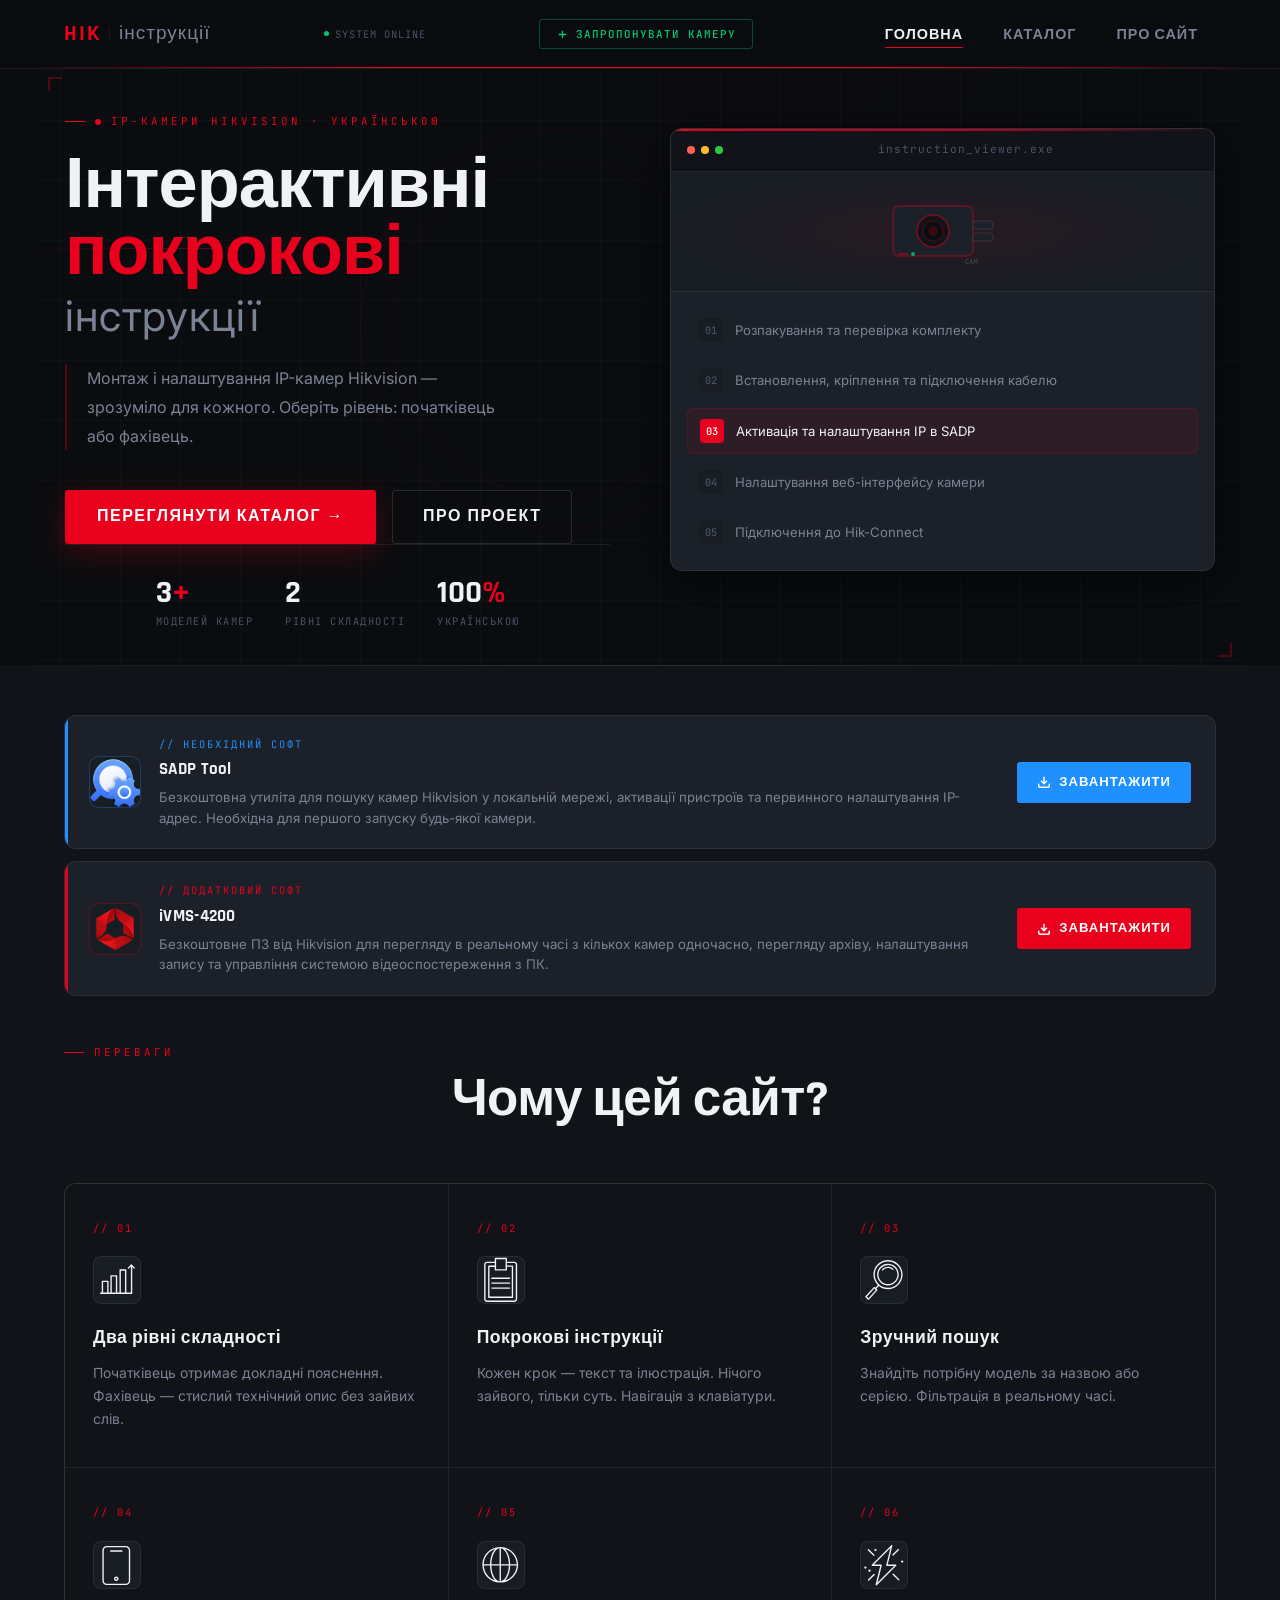
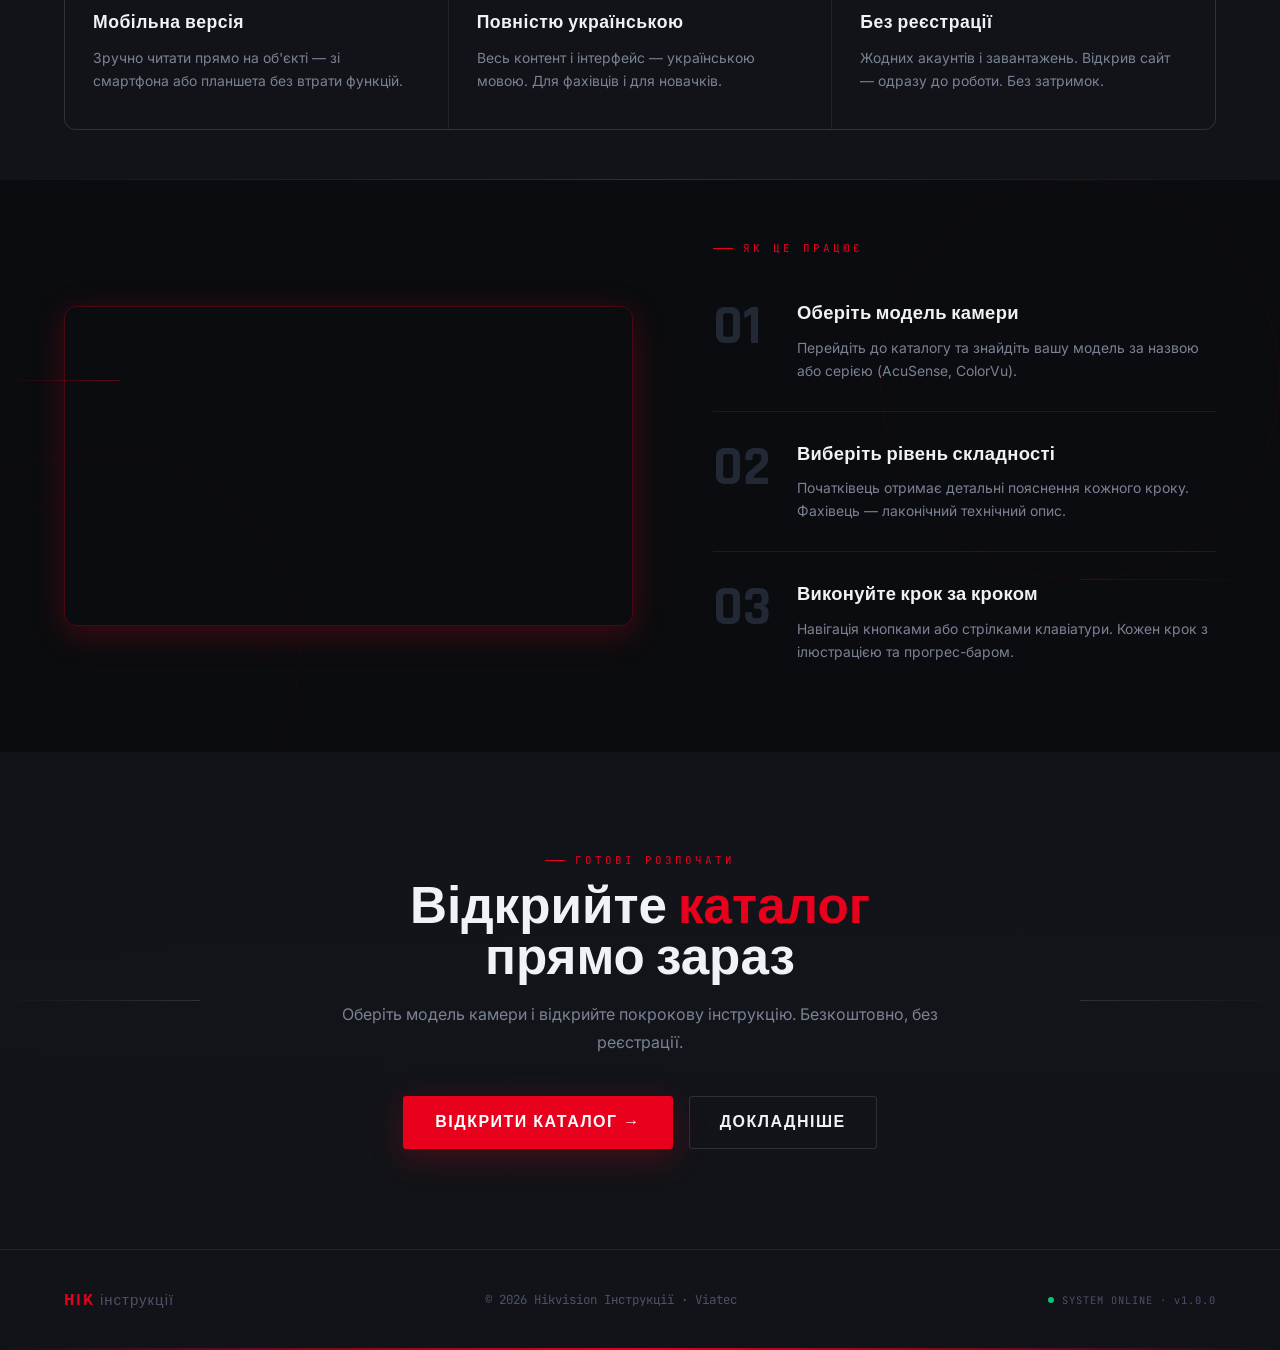
<file: index.html>
<!DOCTYPE html>
<html lang="uk">
<head>
  <meta charset="UTF-8">
  <link rel="icon" type="image/svg+xml" href="images/cam_icon.svg">
  <meta name="viewport" content="width=device-width, initial-scale=1.0">
  <title>Hikvision Інструкції — IP-камери Українською</title>
  <link rel="stylesheet" href="css/global.css">
  <link rel="stylesheet" href="css/nav.css">
  <link rel="stylesheet" href="css/index.css">
</head>
<body>

<header class="site-header">
  <nav class="navbar">
    <a href="index.html" class="logo">
      <span class="logo-hik">HIK</span><span class="logo-sep">|</span><span class="logo-inst">інструкції</span>
    </a>
    <div class="nav-status">
      <div class="nav-signal">
        <span class="dot"></span>SYSTEM ONLINE
      </div>
    </div>
   <button class="btn-suggest" onclick="openSuggest()">
  <svg width="13" height="13" viewBox="0 0 24 24" fill="none" stroke="currentColor" stroke-width="2.5"><path d="M12 5v14M5 12h14"/></svg>
  <span class="btn-suggest-full">Запропонувати камеру</span>
  <span class="btn-suggest-short">
    <svg width="13" height="13" viewBox="0 0 24 24" fill="none" stroke="currentColor" stroke-width="2.5"><path d="M12 5v14M5 12h14"/></svg>
    камеру
  </span>
</button>
    <button class="burger" id="burgerBtn" aria-label="Меню"><span></span><span></span><span></span></button>
    <ul class="nav-links" id="navLinks">
      <li><a href="index.html" class="active">Головна</a></li>
      <li><a href="catalog.html">Каталог</a></li>
      <li><a href="about.html">Про сайт</a></li>
    </ul>
  </nav>
</header>

<!-- MODAL -->
<div class="modal-overlay" id="modalOverlay">
  <div class="modal-box">
    <div class="modal-topbar">
      <div class="modal-dots"><span></span><span></span><span></span></div>
      <span class="modal-title">suggest_camera.exe</span>
      <button class="modal-close" onclick="closeSuggest()">✕</button>
    </div>
    <div class="modal-body">
      <div class="modal-header">
        <div class="section-label" style="margin-bottom:10px;">Запит</div>
        <h2>Запропонувати камеру</h2>
        <p>Якої камери Hikvision не вистачає? Заповніть форму — ми розглянемо та додамо інструкцію.</p>
      </div>
      <form class="suggest-form" id="suggestForm">
        <div class="form-row">
          <div class="form-group">
            <label for="s-name">Ваше імʼя <span class="req">*</span></label>
            <input type="text" id="s-name" placeholder="Тимофій" required autocomplete="off">
          </div>
          <div class="form-group">
            <label for="s-contact">Email <span class="req">*</span></label>
            <input type="text" id="s-contact" placeholder="example@email.com" required autocomplete="off">
          </div>
        </div>
        <div class="form-group">
          <label for="s-model">Модель камери <span class="req">*</span></label>
          <input type="text" id="s-model" placeholder="DS-2CD2T47G2-L або інша" required autocomplete="off">
        </div>
        <div class="form-group">
          <label for="s-series">Серія</label>
          <select id="s-series">
            <option value="">— Оберіть серію —</option>
            <option value="AcuSense">AcuSense</option>
            <option value="ColorVu">ColorVu</option>
            <option value="DarkFighter">DarkFighter</option>
            <option value="EasyIP">EasyIP</option>
            <option value="Інша">Інша</option>
          </select>
        </div>
        <div class="form-group">
          <label for="s-comment">Коментар</label>
          <textarea id="s-comment" rows="3" placeholder="Чому ця камера важлива, де використовується..."></textarea>
        </div>
        <div class="form-actions">
          <button type="button" class="btn-outline" onclick="closeSuggest()">Скасувати</button>
          <button type="submit" class="btn-primary">
            <svg width="13" height="13" viewBox="0 0 24 24" fill="none" stroke="currentColor" stroke-width="2.5"><path d="M22 2L11 13M22 2l-7 20-4-9-9-4 20-7z"/></svg>
            Надіслати
          </button>
        </div>
      </form>
      <div class="suggest-success" id="suggestSuccess" style="display:none">
        <div class="success-icon">✓</div>
        <h3>Запит надіслано!</h3>
        <p>Дякуємо! Ми розглянемо вашу пропозицію та додамо інструкцію для цієї камери.</p>
        <button class="btn-primary" onclick="closeSuggest()" style="margin-top:24px;">Закрити</button>
      </div>
    </div>
  </div>
</div>

<main>

  <!-- HERO -->
  <section class="hero">
    <!-- BG photo placeholder -->
    <div class="hero-bg-photo">
      <div class="photo-placeholder">
        <div class="ph-corner-tl"></div>
        <div class="ph-corner-br"></div>
      </div>
    </div>

    <div class="hero-grid"></div>
    <div class="hero-deco-line hero-deco-line-1"></div>
    <div class="hero-deco-line hero-deco-line-2"></div>
    <div class="hero-deco-circle"></div>

    <div class="hero-content">
      <div class="hero-eyebrow">
        <span class="blink"></span>
        IP-камери Hikvision · Українською
      </div>

      <h1 class="hero-title">
        Інтерактивні
        <span class="line-red">покрокові</span>
        <span class="line-dim">інструкції</span>
      </h1>

      <p class="hero-desc">
        Монтаж і налаштування IP-камер Hikvision — зрозуміло для кожного.
        Оберіть рівень: початківець або фахівець.
      </p>

      <div class="hero-actions">
        <a href="catalog.html" class="btn-primary">Переглянути каталог →</a>
        <a href="about.html" class="btn-outline">Про проект</a>
      </div>

      <div class="hero-stats">
        <div class="hero-stat">
          <span class="hero-stat-num">3<span>+</span></span>
          <span class="hero-stat-label">Моделей камер</span>
        </div>
        <div class="hero-stat">
          <span class="hero-stat-num">2</span>
          <span class="hero-stat-label">Рівні складності</span>
        </div>
        <div class="hero-stat">
          <span class="hero-stat-num">100<span>%</span></span>
          <span class="hero-stat-label">Українською</span>
        </div>
      </div>
    </div>

    <div class="hero-visual" aria-hidden="true">
      <div class="hero-panel">
        <div class="panel-scan-line"></div>
        <div class="panel-topbar">
          <div class="panel-dots"><span></span><span></span><span></span></div>
          <span class="panel-title">instruction_viewer.exe</span>
        </div>
        <!-- Camera illustration placeholder -->
        <div class="hero-cam-placeholder">
          <svg width="120" height="90" viewBox="0 0 120 90" fill="none" xmlns="http://www.w3.org/2000/svg">
            <rect x="10" y="20" width="80" height="50" rx="6" fill="#1C2029" stroke="rgba(232,0,29,0.4)" stroke-width="1.5"/>
            <circle cx="50" cy="45" r="16" fill="#111318" stroke="rgba(232,0,29,0.5)" stroke-width="1.5"/>
            <circle cx="50" cy="45" r="10" fill="#0A0C0F" stroke="rgba(232,0,29,0.3)" stroke-width="1"/>
            <circle cx="50" cy="45" r="5" fill="rgba(232,0,29,0.2)"/>
            <rect x="90" y="35" width="20" height="8" rx="3" fill="#1C2029" stroke="rgba(255,255,255,0.1)" stroke-width="1"/>
            <rect x="90" y="47" width="20" height="8" rx="3" fill="#1C2029" stroke="rgba(255,255,255,0.1)" stroke-width="1"/>
            <line x1="15" y1="68" x2="25" y2="68" stroke="rgba(232,0,29,0.5)" stroke-width="1.5"/>
            <circle cx="30" cy="68" r="2" fill="rgba(0,200,117,0.8)"/>
            <text x="82" y="78" font-family="monospace" font-size="7" fill="rgba(255,255,255,0.2)">CAM</text>
          </svg>
        </div>
        <div class="panel-steps">
          <div class="panel-step"><div class="ps-num">01</div><div class="ps-text">Розпакування та перевірка комплекту</div></div>
          <div class="panel-step"><div class="ps-num">02</div><div class="ps-text">Встановлення, кріплення та підключення кабелю</div></div>
          <div class="panel-step active"><div class="ps-num">03</div><div class="ps-text">Активація та налаштування IP в SADP</div></div>
          <div class="panel-step"><div class="ps-num">04</div><div class="ps-text">Налаштування веб-інтерфейсу камери</div></div>
          <div class="panel-step"><div class="ps-num">05</div><div class="ps-text">Підключення до Hik-Connect</div></div>
        </div>
      </div>
    </div>
  </section>

  <!-- FEATURES -->
  <section class="features">
    <div class="container">
      
      <!-- SOFTWARE CARDS -->
      <div class="software-cards">
        <div class="software-card">
          <div class="software-card-left">
            <div class="software-icon software-icon--blue">
              <img src="images/logo_1631672248209.png" alt="SADP">
            </div>
            <div class="software-info">
              <span class="software-label software-label--blue">// НЕОБХІДНИЙ СОФТ</span>
              <h4>SADP Tool</h4>
              <p>Безкоштовна утиліта для пошуку камер Hikvision у локальній мережі, активації пристроїв та первинного налаштування IP-адрес. Необхідна для першого запуску будь-якої камери.</p>
            </div>
          </div>
          <a href="https://www.hikvision.com/en/support/download/sadp/" target="_blank" rel="noopener" class="software-btn software-btn--blue">
            <svg width="14" height="14" viewBox="0 0 24 24" fill="none" stroke="currentColor" stroke-width="2.5">
              <path d="M21 15v4a2 2 0 0 1-2 2H5a2 2 0 0 1-2-2v-4"/><polyline points="7 10 12 15 17 10"/><line x1="12" y1="15" x2="12" y2="3"/>
            </svg>
            Завантажити
          </a>
        </div>

        <div class="software-card">
          <div class="software-card-left">
            <div class="software-icon">
              <img src="images/image_2026-05-07_22-16-51.png" alt="iVMS-4200">
            </div>
            <div class="software-info">
              <span class="software-label">// ДОДАТКОВИЙ СОФТ</span>
              <h4>iVMS-4200</h4>
              <p>Безкоштовне ПЗ від Hikvision для перегляду в реальному часі з кількох камер одночасно, перегляду архіву, налаштування запису та управління системою відеоспостереження з ПК.</p>
            </div>
          </div>
          <a href="https://www.hikvision.com/en/support/download/software/ivms4200-series/" target="_blank" rel="noopener" class="software-btn">
            <svg width="14" height="14" viewBox="0 0 24 24" fill="none" stroke="currentColor" stroke-width="2.5">
              <path d="M21 15v4a2 2 0 0 1-2 2H5a2 2 0 0 1-2-2v-4"/><polyline points="7 10 12 15 17 10"/><line x1="12" y1="15" x2="12" y2="3"/>
            </svg>
            Завантажити
          </a>
        </div>
      </div>
      <div class="section-header">
        <div class="section-label">Переваги</div>
        <h2 class="section-title">Чому цей сайт?</h2>
      </div>

      <div class="features-grid">
        <div class="feature-card">
          <span class="feature-num">// 01</span>
         <div class="feature-icon-wrap">
            <img src="icons_svg/Tilda_Icons_43_logistics_stock.svg" alt="">
          </div>
          <h3>Два рівні складності</h3>
          <p>Початківець отримає докладні пояснення. Фахівець — стислий технічний опис без зайвих слів.</p>
        </div>
        <div class="feature-card">
          <span class="feature-num">// 02</span>
           <div class="feature-icon-wrap">
            <img src="icons_svg/Tilda_Icons_1ed_list.svg" alt="">
          </div>
          <h3>Покрокові інструкції</h3>
          <p>Кожен крок — текст та ілюстрація. Нічого зайвого, тільки суть. Навігація з клавіатури.</p>
        </div>
        <div class="feature-card">
          <span class="feature-num">// 03</span>
          <div class="feature-icon-wrap">
            <img src="icons_svg/Tilda_Icons_2web_magnifier.svg" alt="">
          </div>
          <h3>Зручний пошук</h3>
          <p>Знайдіть потрібну модель за назвою або серією. Фільтрація в реальному часі.</p>
        </div>
        <div class="feature-card">
          <span class="feature-num">// 04</span>
          <div class="feature-icon-wrap">
            <img src="icons_svg/Tilda_Icons_9ta_phone.svg" alt="">
          </div>
          <h3>Мобільна версія</h3>
          <p>Зручно читати прямо на об'єкті — зі смартфона або планшета без втрати функцій.</p>
        </div>
        <div class="feature-card">
          <span class="feature-num">// 05</span>
           <div class="feature-icon-wrap">
            <img src="icons_svg/Tilda_Icons_9ta_globe.svg" alt="">
          </div>
          <h3>Повністю українською</h3>
          <p>Весь контент і інтерфейс — українською мовою. Для фахівців і для новачків.</p>
        </div>
        <div class="feature-card">
          <span class="feature-num">// 06</span>
          <div class="feature-icon-wrap">
            <img src="icons_svg/Tilda_Icons_40_IT_effective.svg" alt="">
          </div>
          <h3>Без реєстрації</h3>
          <p>Жодних акаунтів і завантажень. Відкрив сайт — одразу до роботи. Без затримок.</p>
        </div>
      </div>
    </div>
  </section>

  <!-- HOW IT WORKS -->
  <section class="how-section">
  <!-- Декоративні елементи -->
  <div class="how-deco-line-left"></div>
  <div class="how-deco-line-right"></div>
  <div class="how-deco-circle"></div>
    <div class="container">
      <div class="how-grid">

         <div class="how-photo">
          <div class="video-wrap">
            <iframe 
              src="https://www.youtube.com/embed/ep8enngzn3E?si=5ZtWpi8P-S3VSI2c" 
              title="YouTube video player" 
              frameborder="0" 
              allow="accelerometer; autoplay; clipboard-write; encrypted-media; gyroscope; picture-in-picture; web-share" 
              referrerpolicy="strict-origin-when-cross-origin" 
              allowfullscreen>
            </iframe>
          </div>
        </div>

        <div class="how-steps">
          <div class="section-label">Як це працює</div>
          <div class="how-step">
            <div class="hs-num">01</div>
            <div class="hs-content">
              <div class="hs-title">Оберіть модель камери</div>
              <div class="hs-desc">Перейдіть до каталогу та знайдіть вашу модель за назвою або серією (AcuSense, ColorVu).</div>
            </div>
          </div>
          <div class="how-step">
            <div class="hs-num">02</div>
            <div class="hs-content">
              <div class="hs-title">Виберіть рівень складності</div>
              <div class="hs-desc">Початківець отримає детальні пояснення кожного кроку. Фахівець — лаконічний технічний опис.</div>
            </div>
          </div>
          <div class="how-step">
            <div class="hs-num">03</div>
            <div class="hs-content">
              <div class="hs-title">Виконуйте крок за кроком</div>
              <div class="hs-desc">Навігація кнопками або стрілками клавіатури. Кожен крок з ілюстрацією та прогрес-баром.</div>
            </div>
          </div>
        </div>
      </div>
    </div>
  </section>

  <!-- CTA -->
  <section class="cta-section">
    <!-- BG photo placeholder -->
    <div class="cta-bg-photo">
      <div class="photo-placeholder">
        <div class="ph-corner-tl"></div>
        <div class="ph-corner-br"></div>
        <!-- bg image: dark server room, security equipment, etc. -->
      </div>
    </div>
    <div class="cta-deco-left"></div>
    <div class="cta-deco-right"></div>

    <div class="container">
      <div class="cta-content">
        <div class="section-label" style="justify-content:center;">Готові розпочати</div>
        <h2>Відкрийте <span>каталог</span><br>прямо зараз</h2>
        <p>Оберіть модель камери і відкрийте покрокову інструкцію. Безкоштовно, без реєстрації.</p>
        <div class="cta-actions">
          <a href="catalog.html" class="btn-primary">Відкрити каталог →</a>
          <a href="about.html" class="btn-outline">Докладніше</a>
        </div>
      </div>
    </div>
  </section>

</main>

<footer class="site-footer">
  <div class="container">
    <div class="footer-inner">
      <a href="index.html" class="footer-logo">
        <span class="logo-hik">HIK</span><span class="logo-inst"> інструкції</span>
      </a>
      <span class="footer-copy">© 2026 Hikvision Інструкції · Viatec</span>
      <div class="footer-status">
        <span class="status-dot"></span>
        SYSTEM ONLINE · v1.0.0
      </div>
    </div>
  </div>
</footer>

<script src="js/nav.js"></script>
<script src="js/suggest.js"></script>
</body>
</html>
</file>
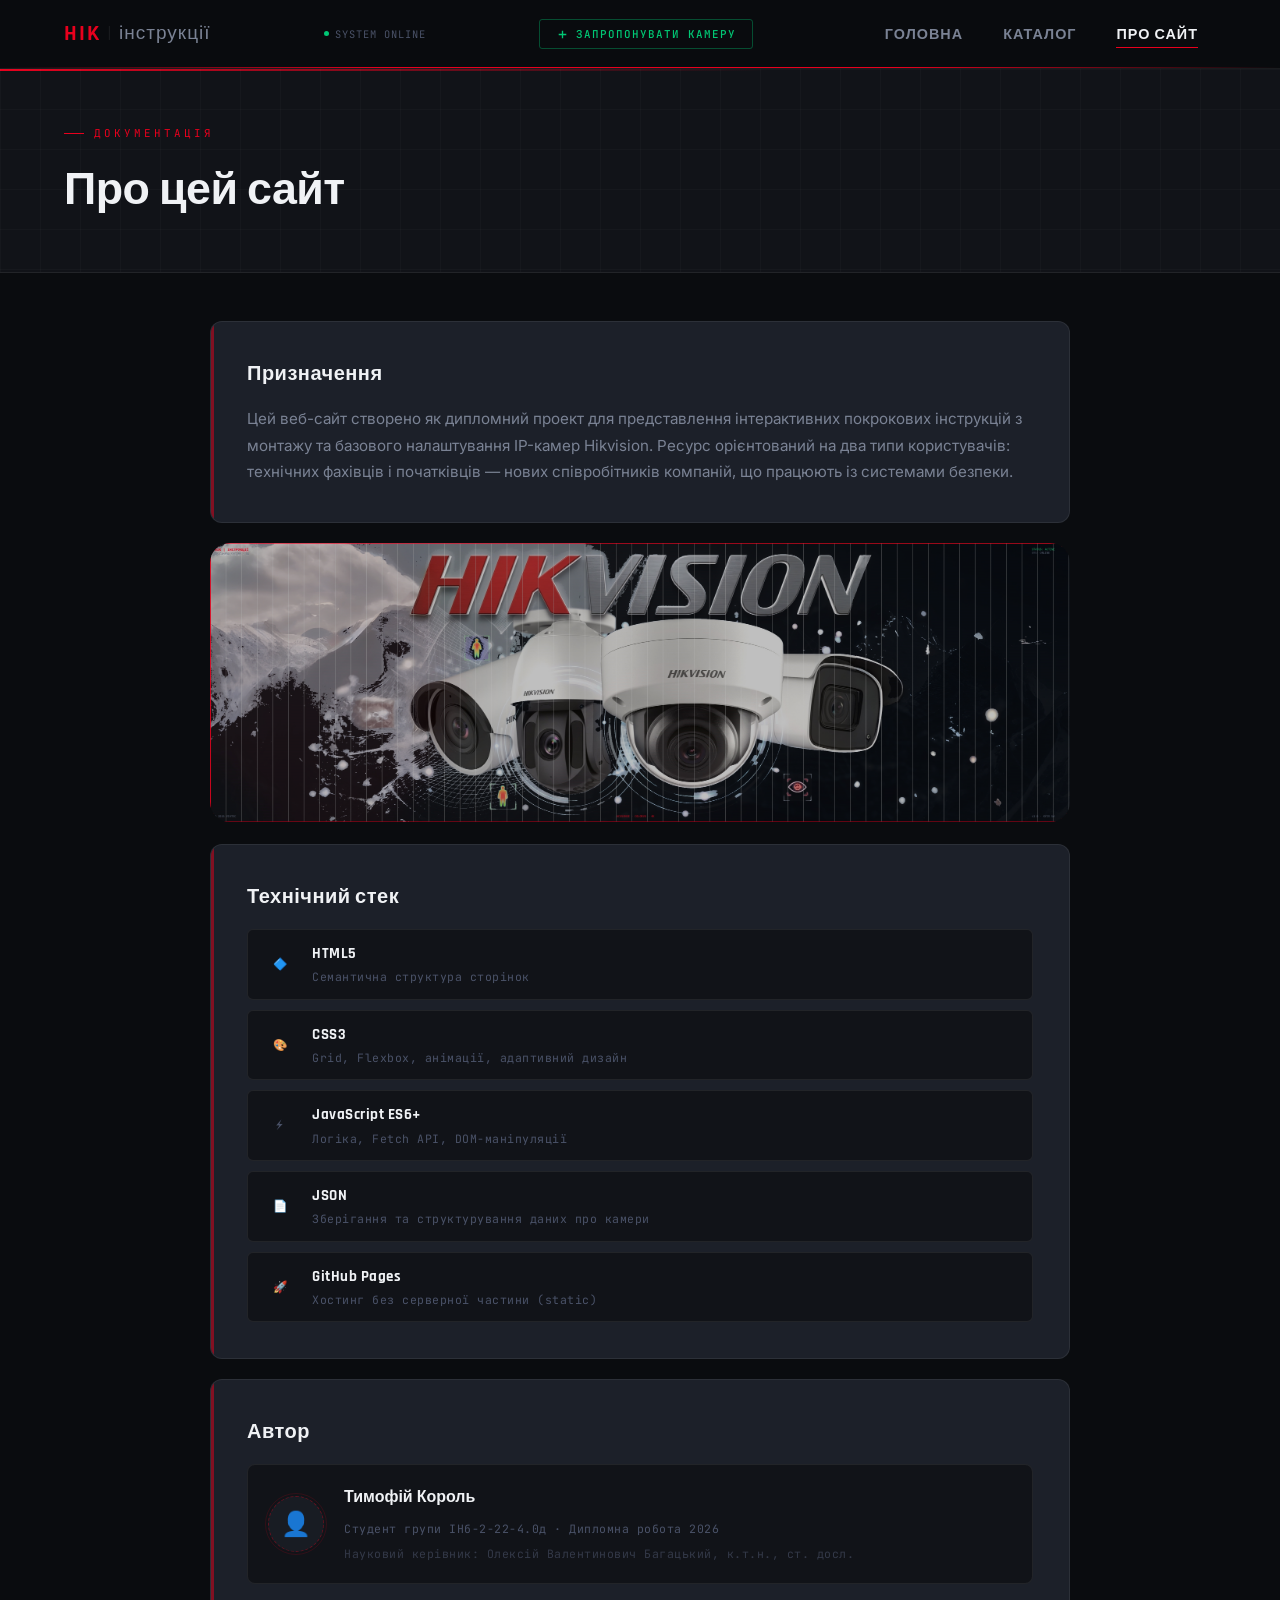
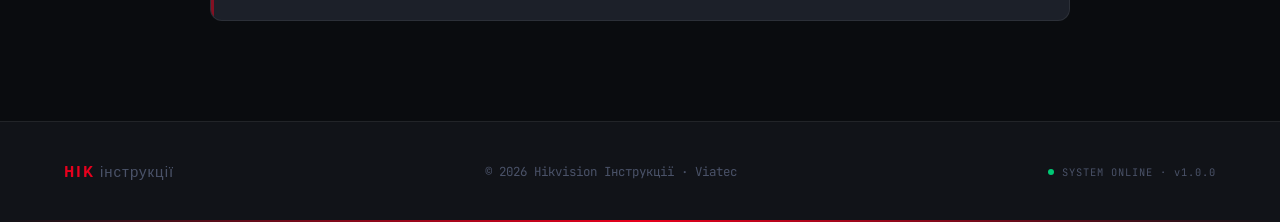
<file: about.html>
<!DOCTYPE html>
<html lang="uk">
<head>
  <meta charset="UTF-8">
  <link rel="icon" type="image/svg+xml" href="images/cam_icon.svg">
  <meta name="viewport" content="width=device-width, initial-scale=1.0">
  <title>Про сайт — Hikvision Інструкції</title>
  <link rel="stylesheet" href="css/global.css">
  <link rel="stylesheet" href="css/nav.css">
  <link rel="stylesheet" href="css/about.css">
</head>
<body>
<header class="site-header">
  <nav class="navbar">
    <a href="index.html" class="logo">
      <span class="logo-hik">HIK</span><span class="logo-sep">|</span><span class="logo-inst">інструкції</span>
    </a>
    <div class="nav-status">
      <div class="nav-signal"><span class="dot"></span>SYSTEM ONLINE</div>
    </div>
     <button class="btn-suggest" onclick="openSuggest()">
  <svg width="13" height="13" viewBox="0 0 24 24" fill="none" stroke="currentColor" stroke-width="2.5"><path d="M12 5v14M5 12h14"/></svg>
  <span class="btn-suggest-full">Запропонувати камеру</span>
  <span class="btn-suggest-short">
    <svg width="13" height="13" viewBox="0 0 24 24" fill="none" stroke="currentColor" stroke-width="2.5"><path d="M12 5v14M5 12h14"/></svg>
    камеру
  </span>
</button>
    <button class="burger" id="burgerBtn" aria-label="Меню"><span></span><span></span><span></span></button>
    <ul class="nav-links" id="navLinks">
      <li><a href="index.html">Головна</a></li>
      <li><a href="catalog.html">Каталог</a></li>
      <li><a href="about.html" class="active">Про сайт</a></li>
    </ul>
  </nav>
</header>

<!-- MODAL -->
<div class="modal-overlay" id="modalOverlay">
  <div class="modal-box">
    <div class="modal-topbar">
      <div class="modal-dots"><span></span><span></span><span></span></div>
      <span class="modal-title">suggest_camera.exe</span>
      <button class="modal-close" onclick="closeSuggest()">✕</button>
    </div>
    <div class="modal-body">
      <div class="modal-header">
        <div class="section-label" style="margin-bottom:10px;">Запит</div>
        <h2>Запропонувати камеру</h2>
        <p>Якої камери Hikvision не вистачає? Заповніть форму — ми розглянемо та додамо інструкцію.</p>
      </div>
      <form class="suggest-form" id="suggestForm">
        <div class="form-row">
          <div class="form-group">
            <label for="s-name">Ваше імʼя <span class="req">*</span></label>
            <input type="text" id="s-name" placeholder="Тимофій" required autocomplete="off">
          </div>
          <div class="form-group">
            <label for="s-contact">Email <span class="req">*</span></label>
            <input type="text" id="s-contact" placeholder="example@email.com" required autocomplete="off">
          </div>
        </div>
        <div class="form-group">
          <label for="s-model">Модель камери <span class="req">*</span></label>
          <input type="text" id="s-model" placeholder="DS-2CD2T47G2-L або інша" required autocomplete="off">
        </div>
        <div class="form-group">
          <label for="s-series">Серія</label>
          <select id="s-series">
            <option value="">— Оберіть серію —</option>
            <option value="AcuSense">AcuSense</option>
            <option value="ColorVu">ColorVu</option>
            <option value="DarkFighter">DarkFighter</option>
            <option value="EasyIP">EasyIP</option>
            <option value="Інша">Інша</option>
          </select>
        </div>
        <div class="form-group">
          <label for="s-comment">Коментар</label>
          <textarea id="s-comment" rows="3" placeholder="Чому ця камера важлива, де використовується..."></textarea>
        </div>
        <div class="form-actions">
          <button type="button" class="btn-outline" onclick="closeSuggest()">Скасувати</button>
          <button type="submit" class="btn-primary">
            <svg width="13" height="13" viewBox="0 0 24 24" fill="none" stroke="currentColor" stroke-width="2.5"><path d="M22 2L11 13M22 2l-7 20-4-9-9-4 20-7z"/></svg>
            Надіслати
          </button>
        </div>
      </form>
      <div class="suggest-success" id="suggestSuccess" style="display:none">
        <div class="success-icon">✓</div>
        <h3>Запит надіслано!</h3>
        <p>Дякуємо! Ми розглянемо вашу пропозицію та додамо інструкцію для цієї камери.</p>
        <button class="btn-primary" onclick="closeSuggest()" style="margin-top:24px;">Закрити</button>
      </div>
    </div>
  </div>
</div>

<main>
  <div class="about-header">
    <div class="about-header-bg"></div>
    <div class="container">
      <div class="section-label">Документація</div>
      <h1>Про цей сайт</h1>
    </div>
  </div>

  <div class="container about-content">

    <div class="about-block">
      <h2>Призначення</h2>
      <p>Цей веб-сайт створено як дипломний проект для представлення інтерактивних покрокових інструкцій з монтажу та базового налаштування IP-камер Hikvision. Ресурс орієнтований на два типи користувачів: технічних фахівців і початківців — нових співробітників компаній, що працюють із системами безпеки.</p>
    </div>

    <!-- Photo banner placeholder -->
    <div class="about-photo-banner">
  <img src="images/hikvision-banner.jpg" alt="Hikvision камери">
</div>

    <div class="about-block">
      <h2>Технічний стек</h2>
      <div class="tech-list">
        <div class="tech-item">
          <span class="tech-icon">🔷</span>
          <div><strong>HTML5</strong><span>Семантична структура сторінок</span></div>
        </div>
        <div class="tech-item">
          <span class="tech-icon">🎨</span>
          <div><strong>CSS3</strong><span>Grid, Flexbox, анімації, адаптивний дизайн</span></div>
        </div>
        <div class="tech-item">
          <span class="tech-icon">⚡</span>
          <div><strong>JavaScript ES6+</strong><span>Логіка, Fetch API, DOM-маніпуляції</span></div>
        </div>
        <div class="tech-item">
          <span class="tech-icon">📄</span>
          <div><strong>JSON</strong><span>Зберігання та структурування даних про камери</span></div>
        </div>
        <div class="tech-item">
          <span class="tech-icon">🚀</span>
          <div><strong>GitHub Pages</strong><span>Хостинг без серверної частини (static)</span></div>
        </div>
      </div>
    </div>

    <div class="about-block">
      <h2>Автор</h2>
      <div class="author-card">
        <div class="author-avatar">👤</div>
        <div class="author-info">
          <strong>Тимофій Король</strong>
          <span>Студент групи ІНб-2-22-4.0д · Дипломна робота 2026</span>
          <span style="margin-top:4px; display:block; opacity:0.6;">Науковий керівник: Олексій Валентинович Багацький, к.т.н., ст. досл.</span>
        </div>
      </div>
    </div>

  </div>
</main>

<footer class="site-footer">
  <div class="container">
    <div class="footer-inner">
      <a href="index.html" class="footer-logo">
        <span class="logo-hik">HIK</span><span class="logo-inst"> інструкції</span>
      </a>
      <span class="footer-copy">© 2026 Hikvision Інструкції · Viatec</span>
      <div class="footer-status"><span class="status-dot"></span>SYSTEM ONLINE · v1.0.0</div>
    </div>
  </div>
</footer>

<script src="js/nav.js"></script>
<script src="js/suggest.js"></script>
</body>
</html>
</file>
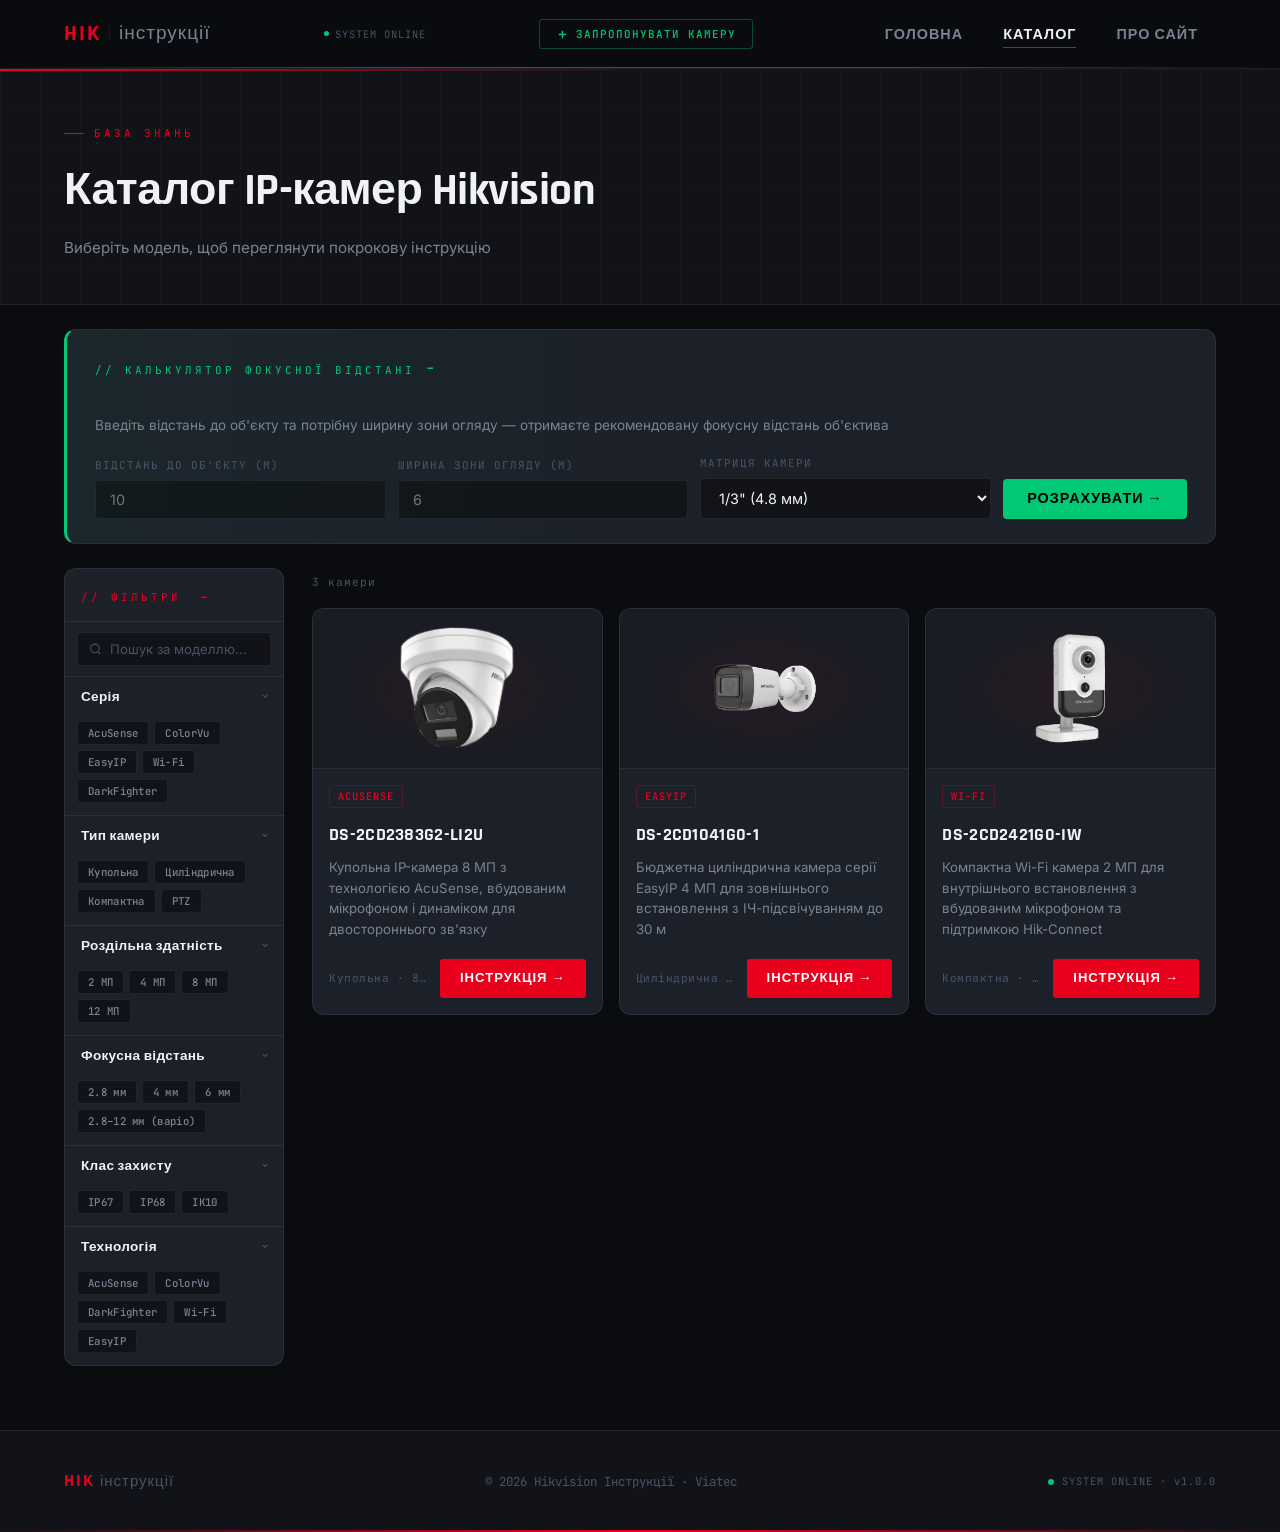
<file: catalog.html>
<!DOCTYPE html>
<html lang="uk">
<head>
  <meta charset="UTF-8">
  <meta name="viewport" content="width=device-width, initial-scale=1.0">
  <title>Каталог камер — Hikvision Інструкції</title>
  <link rel="icon" type="image/svg+xml" href="images/cam_icon.svg">
  <link rel="stylesheet" href="css/global.css">
  <link rel="stylesheet" href="css/nav.css">
  <link rel="stylesheet" href="css/catalog.css">
</head>
<body>
<header class="site-header">
  <nav class="navbar">
    <a href="index.html" class="logo">
      <span class="logo-hik">HIK</span><span class="logo-sep">|</span><span class="logo-inst">інструкції</span>
    </a>
    <div class="nav-status">
      <div class="nav-signal"><span class="dot"></span>SYSTEM ONLINE</div>
    </div>
    <button class="btn-suggest" onclick="openSuggest()">
      <svg width="13" height="13" viewBox="0 0 24 24" fill="none" stroke="currentColor" stroke-width="2.5"><path d="M12 5v14M5 12h14"/></svg>
      <span class="btn-suggest-full">Запропонувати камеру</span>
      <span class="btn-suggest-short">
        <svg width="13" height="13" viewBox="0 0 24 24" fill="none" stroke="currentColor" stroke-width="2.5"><path d="M12 5v14M5 12h14"/></svg>
        камеру
      </span>
    </button>
    <button class="burger" id="burgerBtn" aria-label="Меню"><span></span><span></span><span></span></button>
    <ul class="nav-links" id="navLinks">
      <li><a href="index.html">Головна</a></li>
      <li><a href="catalog.html" class="active">Каталог</a></li>
      <li><a href="about.html">Про сайт</a></li>
    </ul>
  </nav>
</header>

<!-- MODAL -->
<div class="modal-overlay" id="modalOverlay">
  <div class="modal-box">
    <div class="modal-topbar">
      <div class="modal-dots"><span></span><span></span><span></span></div>
      <span class="modal-title">suggest_camera.exe</span>
      <button class="modal-close" onclick="closeSuggest()">✕</button>
    </div>
    <div class="modal-body">
      <div class="modal-header">
        <div class="section-label" style="margin-bottom:10px;">Запит</div>
        <h2>Запропонувати камеру</h2>
        <p>Якої камери Hikvision не вистачає? Заповніть форму — ми розглянемо та додамо інструкцію.</p>
      </div>
      <form class="suggest-form" id="suggestForm">
        <div class="form-row">
          <div class="form-group">
            <label for="s-name">Ваше імʼя <span class="req">*</span></label>
            <input type="text" id="s-name" placeholder="Тимофій" required autocomplete="off">
          </div>
          <div class="form-group">
            <label for="s-contact">Email <span class="req">*</span></label>
            <input type="text" id="s-contact" placeholder="example@email.com" required autocomplete="off">
          </div>
        </div>
        <div class="form-group">
          <label for="s-model">Модель камери <span class="req">*</span></label>
          <input type="text" id="s-model" placeholder="DS-2CD2T47G2-L або інша" required autocomplete="off">
        </div>
        <div class="form-group">
          <label for="s-series">Серія</label>
          <select id="s-series">
            <option value="">— Оберіть серію —</option>
            <option value="AcuSense">AcuSense</option>
            <option value="ColorVu">ColorVu</option>
            <option value="DarkFighter">DarkFighter</option>
            <option value="EasyIP">EasyIP</option>
            <option value="Інша">Інша</option>
          </select>
        </div>
        <div class="form-group">
          <label for="s-comment">Коментар</label>
          <textarea id="s-comment" rows="3" placeholder="Чому ця камера важлива, де використовується..."></textarea>
        </div>
        <div class="form-actions">
          <button type="button" class="btn-outline" onclick="closeSuggest()">Скасувати</button>
          <button type="submit" class="btn-primary">
            <svg width="13" height="13" viewBox="0 0 24 24" fill="none" stroke="currentColor" stroke-width="2.5"><path d="M22 2L11 13M22 2l-7 20-4-9-9-4 20-7z"/></svg>
            Надіслати
          </button>
        </div>
      </form>
      <div class="suggest-success" id="suggestSuccess" style="display:none">
        <div class="success-icon">✓</div>
        <h3>Запит надіслано!</h3>
        <p>Дякуємо! Ми розглянемо вашу пропозицію та додамо інструкцію для цієї камери.</p>
        <button class="btn-primary" onclick="closeSuggest()" style="margin-top:24px;">Закрити</button>
      </div>
    </div>
  </div>
</div>

<main>
  <div class="catalog-header">
    <div class="catalog-header-bg"></div>
    <div class="container">
      <div class="section-label">База знань</div>
      <h1>Каталог IP-камер Hikvision</h1>
      <p>Виберіть модель, щоб переглянути покрокову інструкцію</p>
    </div>
  </div>

  <div class="container">

    <!-- FOCAL CALCULATOR -->
    <div class="focal-calc">
      <div class="focal-calc-header" onclick="toggleCalc()" style="cursor:pointer;">
        <span class="focal-calc-title" id="calcToggleIcon">// Калькулятор фокусної відстані</span>
      </div>
      <div id="calcBody">
        <p class="focal-calc-desc">Введіть відстань до об'єкту та потрібну ширину зони огляду — отримаєте рекомендовану фокусну відстань об'єктива</p>
        <div class="focal-calc-body">
          <div class="focal-field">
            <label>Відстань до об'єкту (м)</label>
            <input type="number" id="fc-distance" placeholder="10" min="0.1" step="0.1">
          </div>
          <div class="focal-field">
            <label>Ширина зони огляду (м)</label>
            <input type="number" id="fc-width" placeholder="6" min="0.1" step="0.1">
          </div>
          <div class="focal-field">
            <label>Матриця камери</label>
            <select id="fc-sensor">
              <option value="4.8">1/3" (4.8 мм)</option>
              <option value="6.4">1/2.7" (6.4 мм)</option>
              <option value="8.0">1/2" (8.0 мм)</option>
            </select>
          </div>
          <button class="focal-calc-btn" onclick="calcFocal()">Розрахувати →</button>
        </div>
        <div class="focal-result" id="focalResult" style="display:none">
          <span class="focal-result-label">// РЕЗУЛЬТАТ</span>
          <span class="focal-result-value" id="focalValue"></span>
          <span class="focal-result-hint" id="focalHint"></span>
        </div>
      </div><!-- /calcBody -->
    </div><!-- /focal-calc -->

    <!-- LAYOUT: sidebar + grid -->
    <div class="catalog-layout">

      <!-- SIDEBAR -->
      <aside class="filter-sidebar">
        <div class="filter-sidebar-header" onclick="toggleSidebar()" style="cursor:pointer;">
          <span class="section-label sidebar-label" style="margin-bottom:0;" id="sidebarToggleIcon">// Фільтри</span>
          <div style="display:flex;align-items:center;gap:8px;">
            <span id="filterBadge" class="filter-badge" style="display:none;"></span>
            <button id="resetBtn" class="filter-reset" onclick="event.stopPropagation();resetFilters()" style="display:none;">✕ Скинути</button>
          </div>
        </div>
        <div id="sidebarBody">

        <!-- Search -->
        <div class="filter-search-wrap">
          <svg class="search-icon" viewBox="0 0 24 24" fill="none" stroke="currentColor" stroke-width="2">
            <circle cx="11" cy="11" r="8"/><path d="m21 21-4.35-4.35"/>
          </svg>
          <input type="text" id="searchInput" placeholder="Пошук за моделлю..." autocomplete="off">
        </div>

        <!-- Серія -->
        <div class="filter-group">
          <button class="filter-group-header" data-group="fg-series" onclick="toggleGroup('fg-series')">
            <span>Серія</span><span class="fg-icon" style="transform:rotate(90deg)">›</span>
          </button>
          <div class="filter-group-body" id="fg-series">
            <button class="filter-pill" data-filter-key="series" data-filter-value="AcuSense" onclick="setFilter('series','AcuSense')">AcuSense</button>
            <button class="filter-pill" data-filter-key="series" data-filter-value="ColorVu" onclick="setFilter('series','ColorVu')">ColorVu</button>
            <button class="filter-pill" data-filter-key="series" data-filter-value="EasyIP" onclick="setFilter('series','EasyIP')">EasyIP</button>
            <button class="filter-pill" data-filter-key="series" data-filter-value="Wi-Fi" onclick="setFilter('series','Wi-Fi')">Wi-Fi</button>
            <button class="filter-pill" data-filter-key="series" data-filter-value="DarkFighter" onclick="setFilter('series','DarkFighter')">DarkFighter</button>
          </div>
        </div>

        <!-- Тип -->
        <div class="filter-group">
          <button class="filter-group-header" data-group="fg-type" onclick="toggleGroup('fg-type')">
            <span>Тип камери</span><span class="fg-icon" style="transform:rotate(90deg)">›</span>
          </button>
          <div class="filter-group-body" id="fg-type">
            <button class="filter-pill" data-filter-key="type" data-filter-value="Купольна" onclick="setFilter('type','Купольна')">Купольна</button>
            <button class="filter-pill" data-filter-key="type" data-filter-value="Циліндрична" onclick="setFilter('type','Циліндрична')">Циліндрична</button>
            <button class="filter-pill" data-filter-key="type" data-filter-value="Компактна" onclick="setFilter('type','Компактна')">Компактна</button>
            <button class="filter-pill" data-filter-key="type" data-filter-value="PTZ" onclick="setFilter('type','PTZ')">PTZ</button>
          </div>
        </div>

        <!-- Роздільна здатність -->
        <div class="filter-group">
          <button class="filter-group-header" data-group="fg-res" onclick="toggleGroup('fg-res')">
            <span>Роздільна здатність</span><span class="fg-icon" style="transform:rotate(90deg)">›</span>
          </button>
          <div class="filter-group-body" id="fg-res">
            <button class="filter-pill" data-filter-key="resolution" data-filter-value="2 МП" onclick="setFilter('resolution','2 МП')">2 МП</button>
            <button class="filter-pill" data-filter-key="resolution" data-filter-value="4 МП" onclick="setFilter('resolution','4 МП')">4 МП</button>
            <button class="filter-pill" data-filter-key="resolution" data-filter-value="8 МП" onclick="setFilter('resolution','8 МП')">8 МП</button>
            <button class="filter-pill" data-filter-key="resolution" data-filter-value="12 МП" onclick="setFilter('resolution','12 МП')">12 МП</button>
          </div>
        </div>

        <!-- Фокусна відстань -->
        <div class="filter-group">
          <button class="filter-group-header" data-group="fg-focal" onclick="toggleGroup('fg-focal')">
            <span>Фокусна відстань</span><span class="fg-icon" style="transform:rotate(90deg)">›</span>
          </button>
          <div class="filter-group-body" id="fg-focal">
            <button class="filter-pill" data-filter-key="focal" data-filter-value="2.8 мм" onclick="setFilter('focal','2.8 мм')">2.8 мм</button>
            <button class="filter-pill" data-filter-key="focal" data-filter-value="4 мм" onclick="setFilter('focal','4 мм')">4 мм</button>
            <button class="filter-pill" data-filter-key="focal" data-filter-value="6 мм" onclick="setFilter('focal','6 мм')">6 мм</button>
            <button class="filter-pill" data-filter-key="focal" data-filter-value="2.8-12 мм" onclick="setFilter('focal','2.8-12 мм')">2.8–12 мм (варіо)</button>
          </div>
        </div>

        <!-- Клас захисту -->
        <div class="filter-group">
          <button class="filter-group-header" data-group="fg-prot" onclick="toggleGroup('fg-prot')">
            <span>Клас захисту</span><span class="fg-icon" style="transform:rotate(90deg)">›</span>
          </button>
          <div class="filter-group-body" id="fg-prot">
            <button class="filter-pill" data-filter-key="protection" data-filter-value="IP67" onclick="setFilter('protection','IP67')">IP67</button>
            <button class="filter-pill" data-filter-key="protection" data-filter-value="IP68" onclick="setFilter('protection','IP68')">IP68</button>
            <button class="filter-pill" data-filter-key="protection" data-filter-value="IK10" onclick="setFilter('protection','IK10')">IK10</button>
          </div>
        </div>

        <!-- Технологія -->
        <div class="filter-group">
          <button class="filter-group-header" data-group="fg-tech" onclick="toggleGroup('fg-tech')">
            <span>Технологія</span><span class="fg-icon" style="transform:rotate(90deg)">›</span>
          </button>
          <div class="filter-group-body" id="fg-tech">
            <button class="filter-pill" data-filter-key="technology" data-filter-value="AcuSense" onclick="setFilter('technology','AcuSense')">AcuSense</button>
            <button class="filter-pill" data-filter-key="technology" data-filter-value="ColorVu" onclick="setFilter('technology','ColorVu')">ColorVu</button>
            <button class="filter-pill" data-filter-key="technology" data-filter-value="DarkFighter" onclick="setFilter('technology','DarkFighter')">DarkFighter</button>
            <button class="filter-pill" data-filter-key="technology" data-filter-value="Wi-Fi" onclick="setFilter('technology','Wi-Fi')">Wi-Fi</button>
            <button class="filter-pill" data-filter-key="technology" data-filter-value="EasyIP" onclick="setFilter('technology','EasyIP')">EasyIP</button>
          </div>
        </div>
      </div>
      </aside>

      <!-- MAIN GRID -->
      <div class="catalog-main">
        <div class="catalog-result-bar">
          <span id="resultCount" class="result-count"></span>
        </div>
        <div class="catalog-grid" id="catalogGrid"></div>
        <div class="no-results" id="noResults" style="display:none">
          <div class="no-results-icon">⚠</div>
          <p>// NOTHING FOUND — Спробуйте змінити запит або фільтри</p>
        </div>
      </div>

    </div><!-- /.catalog-layout -->
  </div><!-- /.container -->
</main>

<footer class="site-footer">
  <div class="container">
    <div class="footer-inner">
      <a href="index.html" class="footer-logo">
        <span class="logo-hik">HIK</span><span class="logo-inst"> інструкції</span>
      </a>
      <span class="footer-copy">© 2026 Hikvision Інструкції · Viatec</span>
      <div class="footer-status"><span class="status-dot"></span>SYSTEM ONLINE · v1.0.0</div>
    </div>
  </div>
</footer>

<script src="js/nav.js"></script>
<script src="js/catalog.js"></script>
<script src="js/suggest.js"></script>
</body>
</html>
</file>
<file: css/global.css>
@import url('https://fonts.googleapis.com/css2?family=Rajdhani:wght@400;500;600;700&family=Inter:wght@300;400;500;600;700&family=JetBrains+Mono:wght@400;500&display=swap');

*, *::before, *::after { box-sizing: border-box; margin: 0; padding: 0; }

:root {
  --red: #E8001D;
  --red-dark: #b50016;
  --red-glow: rgba(232,0,29,0.35);
  --red-subtle: rgba(232,0,29,0.08);
  --bg: #0A0C0F;
  --bg-2: #111318;
  --bg-3: #181C23;
  --surface: #1C2029;
  --surface-2: #232934;
  --border: rgba(255,255,255,0.07);
  --border-bright: rgba(255,255,255,0.12);
  --border-red: rgba(232,0,29,0.3);
  --text: #F0F2F5;
  --text-muted: #7A8294;
  --text-dim: #4A5268;
  --accent-blue: #1E90FF;
  --accent-green: #00C875;
  --shadow: 0 4px 24px rgba(0,0,0,0.4);
  --shadow-lg: 0 12px 48px rgba(0,0,0,0.6);
  --shadow-red: 0 8px 32px rgba(232,0,29,0.25);
  --radius: 12px;
  --radius-sm: 6px;
  --radius-lg: 20px;
  --font-display: 'Rajdhani', sans-serif;
  --font-body: 'Inter', sans-serif;
  --font-mono: 'JetBrains Mono', monospace;
}

html { scroll-behavior: smooth; }

body {
  font-family: var(--font-body);
  background: var(--bg);
  color: var(--text);
  line-height: 1.6;
  overflow-x: hidden;
}

/* CONTAINER */
.container { 
  max-width: 1200px; 
  margin: 0 auto; 
  padding: 0 24px; 
}
/* PHOTO PLACEHOLDER SYSTEM */
.photo-placeholder {
  position: relative;
  background: var(--bg-3);
  border: 1px dashed rgba(232,0,29,0.35);
  border-radius: var(--radius);
  display: flex;
  flex-direction: column;
  align-items: center;
  justify-content: center;
  gap: 10px;
  color: var(--text-dim);
  font-family: var(--font-mono);
  font-size: 0.72rem;
  overflow: hidden;
  transition: border-color 0.3s, background 0.3s;
}

.photo-placeholder::before {
  content: '';
  position: absolute;
  inset: 0;
  background: linear-gradient(135deg, rgba(232,0,29,0.05) 0%, transparent 60%);
  pointer-events: none;
}

.photo-placeholder .ph-icon {
  width: 44px; height: 44px;
  border: 1px dashed rgba(232,0,29,0.4);
  border-radius: 50%;
  display: flex; align-items: center; justify-content: center;
  font-size: 1.3rem;
  position: relative; z-index: 1;
}

.photo-placeholder .ph-label {
  text-align: center; line-height: 1.5;
  position: relative; z-index: 1;
}

.photo-placeholder .ph-size {
  color: var(--red); opacity: 0.6;
  font-size: 0.65rem; display: block; margin-top: 2px;
}

/* corner markers */
.photo-placeholder .ph-corner-tl,
.photo-placeholder .ph-corner-br {
  position: absolute;
  width: 14px; height: 14px;
  opacity: 0.5;
}
.photo-placeholder .ph-corner-tl {
  top: 8px; left: 8px;
  border-top: 2px solid var(--red); border-left: 2px solid var(--red);
}
.photo-placeholder .ph-corner-br {
  bottom: 8px; right: 8px;
  border-bottom: 2px solid var(--red); border-right: 2px solid var(--red);
}

/* BUTTONS */
.btn-primary {
  display: inline-flex;
  align-items: center; gap: 8px;
  background: var(--red); color: #fff;
  padding: 14px 32px;
  border-radius: 3px;
  font-family: var(--font-display);
  font-size: 1rem; font-weight: 700;
  letter-spacing: 1.5px; text-transform: uppercase;
  text-decoration: none;
  transition: all 0.25s;
  box-shadow: var(--shadow-red);
  position: relative; overflow: hidden;
}
.btn-primary::after {
  content: '';
  position: absolute;
  top: 0; left: -100%;
  width: 100%; height: 100%;
  background: linear-gradient(90deg, transparent, rgba(255,255,255,0.12), transparent);
  transition: left 0.4s;
}
.btn-primary:hover::after { left: 100%; }
.btn-primary:hover { background: var(--red-dark); transform: translateY(-2px); box-shadow: 0 12px 40px rgba(232,0,29,0.45); }
.btn-primary:active { transform: translateY(0); }

.btn-outline {
  display: inline-flex;
  align-items: center; gap: 8px;
  background: transparent; color: var(--text);
  padding: 13px 30px;
  border-radius: 3px;
  border: 1px solid var(--border-bright);
  font-family: var(--font-display);
  font-size: 1rem; font-weight: 600;
  letter-spacing: 1.5px; text-transform: uppercase;
  text-decoration: none;
  transition: all 0.25s;
}
.btn-outline:hover { border-color: var(--red); color: var(--red); background: var(--red-subtle); }

/* SECTION LABEL */
.section-label {
  font-family: var(--font-mono);
  font-size: 0.68rem; letter-spacing: 3px;
  text-transform: uppercase; color: var(--red);
  display: flex; align-items: center; gap: 10px;
  margin-bottom: 14px;
}
.section-label::before {
  content: ''; width: 20px; height: 1px; background: var(--red);
}

/* FOOTER */
.site-footer {
  background: var(--bg-2);
  border-top: 1px solid var(--border);
  padding: 36px 0;
  position: relative; overflow: hidden;
}
.site-footer::before {
  content: ''; position: absolute;
  bottom: 0; left: 0; right: 0; height: 2px;
  background: linear-gradient(90deg, transparent, var(--red), transparent);
}
.footer-inner {
  display: flex; align-items: center;
  justify-content: space-between; flex-wrap: wrap; gap: 16px;
}
.footer-logo {
  font-family: var(--font-display);
  font-size: 1.1rem; font-weight: 700;
  letter-spacing: 2px; text-decoration: none;
}
.footer-logo .logo-hik { color: var(--red); }
.footer-logo .logo-inst { color: var(--text-dim); }
.footer-copy { font-size: 0.78rem; color: var(--text-dim); font-family: var(--font-mono); }
.footer-status {
  font-family: var(--font-mono); font-size: 0.65rem;
  color: var(--text-dim); letter-spacing: 1px;
  display: flex; align-items: center; gap: 8px;
}
.status-dot {
  width: 6px; height: 6px; border-radius: 50%;
  background: var(--accent-green);
  animation: pulse-green 2s infinite;
}
@keyframes pulse-green {
  0%,100% { opacity:1; box-shadow:0 0 0 0 rgba(0,200,117,.4); }
  50% { opacity:.7; box-shadow:0 0 0 6px rgba(0,200,117,0); }
}

/* SCROLLBAR */
::-webkit-scrollbar { width: 5px; }
::-webkit-scrollbar-track { background: var(--bg); }
::-webkit-scrollbar-thumb { background: var(--surface-2); border-radius: 3px; }
::-webkit-scrollbar-thumb:hover { background: var(--red); }

::selection { background: var(--red); color: #fff; }

@media (max-width: 767px) {
  .container { padding: 0 16px; }
  .footer-inner { flex-direction: column; text-align: center; }
}
</file>
<file: css/nav.css>
.site-header {
  background: rgba(10,12,15,0.92);
  backdrop-filter: blur(20px);
  -webkit-backdrop-filter: blur(20px);
  border-bottom: 1px solid var(--border);
  position: sticky; top: 0; z-index: 100;
  transition: border-color 0.3s;
}
.site-header::after {
  content: '';
  position: absolute; bottom: 0; left: 0; right: 0; height: 1px;
  background: linear-gradient(90deg, transparent 0%, var(--red) 30%, var(--red) 70%, transparent 100%);
}
.navbar {
  display: flex; align-items: center;
  justify-content: space-between;
  max-width: 1200px; margin: 0 auto;
  padding: 0 24px; height: 68px;
}

.logo {
  text-decoration: none;
  font-family: var(--font-display);
  font-size: 1.4rem; font-weight: 700;
  letter-spacing: 2px; display: flex; align-items: center; gap: 2px;
}
.logo-hik { color: var(--red); }
.logo-sep { color: var(--border-bright); margin: 0 4px; font-weight: 300; }
.logo-inst { color: var(--text-muted); font-weight: 500; letter-spacing: 1px; font-size: 0.85em; }

.nav-status { display: flex; align-items: center; gap: 20px; }
.nav-signal {
  display: flex; align-items: center; gap: 6px;
  font-family: var(--font-mono); font-size: 0.65rem;
  color: var(--text-dim); letter-spacing: 1px;
}
.nav-signal .dot {
  width: 5px; height: 5px; border-radius: 50%;
  background: var(--accent-green);
  animation: pulse-green 2s infinite;
}

.nav-links { display: flex; gap: 4px; list-style: none; }
.nav-links a {
  text-decoration: none; color: var(--text-muted);
  font-family: var(--font-display);
  font-weight: 600; font-size: 0.9rem;
  letter-spacing: 1px; text-transform: uppercase;
  padding: 8px 18px; border-radius: 3px;
  transition: color .2s, background .2s;
  position: relative;
}
.nav-links a::after {
  content: '';
  position: absolute; bottom: 4px; left: 18px; right: 18px; height: 1px;
  background: var(--red); transform: scaleX(0); transition: transform 0.2s;
}
.nav-links a:hover { color: var(--text); }
.nav-links a:hover::after { transform: scaleX(1); }
.nav-links a.active { color: var(--text); }
.nav-links a.active::after { transform: scaleX(1); }

.burger {
  display: none; flex-direction: column; gap: 5px;
  background: none; border: none; cursor: pointer; padding: 8px;
}
.burger span { display: block; width: 22px; height: 1.5px; background: var(--text); transition: .3s; }

/* ── SUGGEST BUTTON ─────────────────────────────────────── */
.btn-suggest {
  display: inline-flex; align-items: center; gap: 7px;
  background: transparent;
  color: var(--accent-green);
  border: 1px solid rgba(0,200,117,0.35);
  padding: 7px 16px; border-radius: 3px;
  font-family: var(--font-mono);
  font-size: 0.68rem; font-weight: 500;
  letter-spacing: 1px; text-transform: uppercase;
  cursor: pointer; transition: all 0.2s;
  white-space: nowrap; position: relative; overflow: hidden;
}
.btn-suggest::before {
  content: ''; position: absolute; inset: 0;
  background: rgba(0,200,117,0); transition: background 0.2s;
}
.btn-suggest:hover { border-color: rgba(0,200,117,0.7); color: #fff; box-shadow: 0 0 16px rgba(0,200,117,0.2); }
.btn-suggest:hover::before { background: rgba(0,200,117,0.08); }
.btn-suggest svg { flex-shrink: 0; }

/* ── MODAL OVERLAY ──────────────────────────────────────── */
.modal-overlay {
  position: fixed; inset: 0; z-index: 1000;
  background: rgba(0,0,0,0.75);
  backdrop-filter: blur(6px);
  display: flex; align-items: center; justify-content: center;
  padding: 20px;
  opacity: 0; pointer-events: none;
  transition: opacity 0.25s;
  overflow-y: auto;
}
.modal-overlay.open { opacity: 1; pointer-events: all; }

.modal-box {
  background: var(--bg-2);
  border: 1px solid var(--border-bright);
  border-radius: var(--radius);
  width: 100%; max-width: 560px;
  box-shadow: 0 24px 80px rgba(0,0,0,0.7);
  transform: translateY(16px) scale(0.98);
  transition: transform 0.25s;
  position: relative;
  margin: auto;
}
.modal-box::before {
  content: '';
  position: absolute; top: 0; left: 0; right: 0; height: 2px;
  background: linear-gradient(90deg, var(--accent-green), transparent 60%);
}
.modal-overlay.open .modal-box { transform: translateY(0) scale(1); }

.modal-topbar {
  background: var(--bg-3);
  border-bottom: 1px solid var(--border);
  padding: 11px 16px;
  display: flex; align-items: center; gap: 10px;
  border-radius: var(--radius) var(--radius) 0 0;
}
.modal-dots { display: flex; gap: 6px; }
.modal-dots span { width: 8px; height: 8px; border-radius: 50%; }
.modal-dots span:nth-child(1) { background: #FF5F57; }
.modal-dots span:nth-child(2) { background: #FFBD2E; }
.modal-dots span:nth-child(3) { background: #28CA42; }
.modal-title {
  font-family: var(--font-mono); font-size: 0.68rem;
  color: var(--text-dim); letter-spacing: 1px;
  margin: 0 auto;
}
.modal-close {
  background: none; border: none; cursor: pointer;
  color: var(--text-dim); font-size: 0.9rem;
  padding: 2px 6px; border-radius: 3px;
  transition: color 0.2s, background 0.2s; line-height: 1;
}
.modal-close:hover { color: var(--text); background: var(--surface-2); }

.modal-body { padding: 28px; }

.modal-header { margin-bottom: 24px; }
.modal-header h2 {
  font-family: var(--font-display);
  font-size: 1.6rem; font-weight: 700;
  color: var(--text); margin-bottom: 8px;
}
.modal-header p { font-size: 0.87rem; color: var(--text-muted); line-height: 1.6; }

/* FORM */
.suggest-form { display: flex; flex-direction: column; gap: 16px; }
.form-row { display: grid; grid-template-columns: 1fr 1fr; gap: 16px; }
.form-group { display: flex; flex-direction: column; gap: 6px; }
.form-group label {
  font-family: var(--font-mono); font-size: 0.68rem;
  color: var(--text-dim); letter-spacing: 1px; text-transform: uppercase;
}
.req { color: var(--red); }

.form-group input,
.form-group select,
.form-group textarea {
  background: var(--bg-3);
  border: 1px solid var(--border);
  border-radius: 4px; padding: 10px 14px;
  color: var(--text); font-family: var(--font-body); font-size: 0.9rem;
  outline: none; transition: border-color 0.2s, box-shadow 0.2s; resize: none;
}
.form-group input::placeholder,
.form-group textarea::placeholder { color: var(--text-dim); }
.form-group input:focus,
.form-group select:focus,
.form-group textarea:focus {
  border-color: var(--accent-green);
  box-shadow: 0 0 0 3px rgba(0,200,117,0.1);
}
.form-group select { cursor: pointer; }
.form-group select option { background: var(--bg-2); }

.form-actions {
  display: flex; gap: 12px; justify-content: flex-end;
  margin-top: 8px; padding-top: 16px;
  border-top: 1px solid var(--border);
  flex-wrap: wrap;
}

.field-error {
  font-family: var(--font-mono); font-size: 0.65rem;
  color: var(--red); letter-spacing: 0.5px; margin-top: 2px;
}

/* SUCCESS STATE */
.suggest-success { text-align: center; padding: 20px 0; }
.success-icon {
  width: 56px; height: 56px;
  background: rgba(0,200,117,0.1);
  border: 1px solid rgba(0,200,117,0.3);
  border-radius: 50%;
  display: flex; align-items: center; justify-content: center;
  font-size: 1.6rem; color: var(--accent-green);
  margin: 0 auto 20px;
}
.suggest-success h3 {
  font-family: var(--font-display);
  font-size: 1.4rem; font-weight: 700;
  color: var(--text); margin-bottom: 10px;
}
.suggest-success p { font-size: 0.9rem; color: var(--text-muted); line-height: 1.6; }

.btn-suggest-short { display: none; }
.btn-suggest-full  { display: inline; }


/* ── MOBILE ─────────────────────────────────────────────── */
@media (max-width: 640px) {
  .burger { display: flex; }
  .nav-status { display: none; }
  .nav-links {
    display: none; position: absolute;
    top: 68px; left: 0; right: 0;
    background: var(--bg-2);
    flex-direction: column; padding: 12px;
    gap: 4px; border-bottom: 1px solid var(--border);
    box-shadow: 0 12px 32px rgba(0,0,0,0.5);
  }
  .nav-links.open { display: flex; }
  .nav-links a { padding: 12px 16px; font-size: 1rem; }
  .btn-suggest-full  { display: none; }
  .btn-suggest-short { 
    display: inline-flex; 
    align-items: center; 
    gap: 6px;
  }
  .btn-suggest { font-size: 0.68rem; padding: 6px 10px; }
  .btn-suggest > svg:first-child { display: none; }

  /* Modal mobile */
  .modal-overlay { padding: 12px; align-items: flex-start; }
  .modal-box { margin: 12px auto; }
  .modal-body { padding: 20px 16px; }
  .modal-header h2 { font-size: 1.3rem; }
  .form-row { grid-template-columns: 1fr; }
  .form-actions {
    flex-direction: column;
  }
  .form-actions .btn-primary,
  .form-actions .btn-outline {
    width: 100%; justify-content: center;
  }
}
</file>
<file: css/index.css>
/* ─── HERO ───────────────────────────────────────────────── */
.hero {
  position: relative;
  min-height: auto;
  display: grid;
  grid-template-columns: 1fr 1fr;
  align-items: flex-start;
  gap: 60px;
  max-width: 1200px;
  margin: 0 auto;
  padding: 35px 25px;
  overflow: hidden;
}

/* BACKGROUND PHOTO PLACEHOLDER */
.hero-bg-photo {
  position: absolute;
  inset: 0;
  z-index: 0;
}
.hero-bg-photo .photo-placeholder {
  width: 100%; height: 100%;
  border-radius: 0; border: none;
  background: var(--bg);
}
.hero-bg-photo .photo-placeholder::after {
  content: '';
  position: absolute; inset: 0;
  background:
    linear-gradient(90deg, var(--bg) 40%, transparent 100%),
    linear-gradient(0deg, var(--bg) 0%, transparent 30%);
}
.hero-bg-photo .ph-label { display: none; }
.hero-bg-photo .ph-icon { display: none; }
.hero-bg-photo .ph-corner-tl, .hero-bg-photo .ph-corner-br { z-index: 2; opacity: 0.3; }

/* SCANLINES on hero */
.hero::before {
  content: '';
  position: absolute; inset: 0; z-index: 1;
  background: repeating-linear-gradient(
    0deg,
    transparent,
    transparent 3px,
    rgba(0,0,0,0.04) 3px,
    rgba(0,0,0,0.04) 4px
  );
  pointer-events: none;
}

/* GRID LINES */
.hero-grid {
  position: absolute; inset: 0; z-index: 1;
  background-image:
    linear-gradient(rgba(255,255,255,0.02) 1px, transparent 1px),
    linear-gradient(90deg, rgba(255,255,255,0.02) 1px, transparent 1px);
  background-size: 60px 60px;
  background-attachment: fixed;
  pointer-events: none;
}

/* DECORATIVE ELEMENTS */
.hero-deco-line {
  position: absolute;
  z-index: 1; pointer-events: none;
}
.hero-deco-line-1 {
  top: 30%; left: -20px; width: 200px; height: 1px;
  background: linear-gradient(90deg, transparent, var(--red));
  opacity: 0.4;
}
.hero-deco-line-2 {
  bottom: 25%; right: 0; width: 300px; height: 1px;
  background: linear-gradient(270deg, transparent, var(--border-bright));
  opacity: 0.6;
}
.hero-deco-circle {
  position: absolute; z-index: 1; pointer-events: none;
  top: 10%; right: 40%;
  width: 400px; height: 400px;
  border-radius: 50%;
  border: 1px solid rgba(232,0,29,0.07);
}
.hero-deco-circle::before {
  content: '';
  position: absolute; inset: 30px;
  border-radius: 50%;
  border: 1px solid rgba(232,0,29,0.05);
}

.hero-content { position: relative; z-index: 2; }

.hero-eyebrow {
  display: inline-flex; align-items: center; gap: 10px;
  font-family: var(--font-mono); font-size: 0.68rem;
  letter-spacing: 3px; text-transform: uppercase;
  color: var(--red); margin-bottom: 24px;
}
.hero-eyebrow::before {
  content: ''; width: 20px; height: 1px; background: var(--red);
}
.hero-eyebrow .blink {
  width: 6px; height: 6px; background: var(--red);
  border-radius: 50%; animation: blink 1.2s infinite;
}
@keyframes blink { 0%,100%{opacity:1} 50%{opacity:0} }

.hero-title {
  font-family: var(--font-display);
  font-size: clamp(2.8rem, 5.5vw, 5rem);
  font-weight: 700;
  line-height: 0.95;
  letter-spacing: -1px;
  margin-bottom: 28px;
  color: var(--text);
}
.hero-title .line-red { color: var(--red); display: block; }
.hero-title .line-dim { color: var(--text-muted); font-weight: 400; font-size: 0.6em; letter-spacing: 1px; display: block; margin-top: 8px; font-family: var(--font-body); }

.hero-desc {
  font-size: 1rem;
  color: var(--text-muted);
  margin-bottom: 40px;
  max-width: 440px;
  line-height: 1.8;
  border-left: 2px solid var(--border-red);
  padding-left: 20px;
}

.hero-actions { display: flex; align-items: center; gap: 16px; flex-wrap: wrap; }

.hero-stats {
  display: flex; gap: 32px; margin-top: 0px;
  justify-content: center;
  padding-top: 32px;
  border-top: 1px solid var(--border);
}
.hero-stat-num {
  font-family: var(--font-display);
  font-size: 2rem; font-weight: 700; color: var(--text);
  line-height: 1; display: block;
}
.hero-stat-num span { color: var(--red); }
.hero-stat-label {
  font-family: var(--font-mono);
  font-size: 0.65rem; color: var(--text-dim);
  letter-spacing: 1.5px; text-transform: uppercase;
  margin-top: 4px; display: block;
}

/* HERO RIGHT SIDE */
.hero-visual { position: relative; z-index: 2; }

.hero-panel {
  background: var(--surface);
  border: 1px solid var(--border);
  border-radius: var(--radius);
  overflow: hidden;
  box-shadow: var(--shadow-lg);
  position: relative;
}

.hero-panel::before {
  content: '';
  position: absolute; top: 0; left: 0; right: 0; height: 2px;
  background: linear-gradient(90deg, var(--red) 0%, transparent 100%);
}

.panel-topbar {
  background: var(--bg-2);
  border-bottom: 1px solid var(--border);
  padding: 12px 16px;
  display: flex; align-items: center; gap: 10px;
}
.panel-dots { display: flex; gap: 6px; }
.panel-dots span {
  width: 8px; height: 8px; border-radius: 50%;
  background: var(--border-bright);
}
.panel-dots span:first-child { background: #FF5F57; }
.panel-dots span:nth-child(2) { background: #FFBD2E; }
.panel-dots span:nth-child(3) { background: #28CA42; }
.panel-title {
  font-family: var(--font-mono); font-size: 0.7rem;
  color: var(--text-dim); letter-spacing: 1px;
  margin-left: auto; margin-right: auto;
}

/* Camera illustration placeholder */
.hero-cam-placeholder {
  height: 180px;
  background: var(--bg-3);
  display: flex; align-items: center; justify-content: center;
  position: relative; overflow: hidden;
  border-bottom: 1px solid var(--border);
}
.hero-cam-placeholder::before {
  content: '';
  position: absolute; inset: 0;
  background: radial-gradient(ellipse at center, rgba(232,0,29,0.08) 0%, transparent 70%);
}
.hero-cam-placeholder svg { position: relative; z-index: 1; }

/* STEP LIST */
.panel-steps { padding: 16px; }
.panel-step {
  display: flex; gap: 12px; align-items: flex-start;
  padding: 10px 12px; border-radius: 6px;
  margin-bottom: 6px; transition: background 0.2s;
}
.panel-step:last-child { margin-bottom: 0; }
.panel-step.active { background: rgba(232,0,29,0.08); border: 1px solid rgba(232,0,29,0.2); }
.ps-num {
  min-width: 24px; height: 24px;
  background: var(--bg-3); border-radius: 4px;
  display: flex; align-items: center; justify-content: center;
  font-family: var(--font-mono); font-size: 0.65rem;
  color: var(--text-dim); font-weight: 500; flex-shrink: 0;
}
.panel-step.active .ps-num { background: var(--red); color: #fff; }
.ps-text { font-size: 0.82rem; color: var(--text-muted); padding-top: 3px; line-height: 1.4; }
.panel-step.active .ps-text { color: var(--text); }

/* SCANNING LINE ANIMATION */
.panel-scan-line {
  position: absolute; left: 0; right: 0; height: 2px;
  background: linear-gradient(90deg, transparent, rgba(232,0,29,0.6), transparent);
  animation: scan 3s ease-in-out infinite;
  pointer-events: none;
}
@keyframes scan {
  0% { top: 0; opacity: 0; }
  10% { opacity: 1; }
  90% { opacity: 1; }
  100% { top: 100%; opacity: 0; }
}

/* ─── FEATURES ───────────────────────────────────────────── */
.features {
  background: var(--bg-2);
  padding: 50px 0;
  position: relative; overflow: hidden;
}
.features::before {
  content: '';
  position: absolute; top: 0; left: 0; right: 0;
  height: 1px; background: linear-gradient(90deg, transparent, var(--border-bright), transparent);
}
.features::after {
  content: '';
  position: absolute; bottom: 0; left: 0; right: 0;
  height: 1px; background: linear-gradient(90deg, transparent, var(--border-bright), transparent);
}

.section-header { text-align: center; margin-bottom: 56px; }
.section-title {
  font-family: var(--font-display);
  font-size: clamp(2rem, 4vw, 3.2rem);
  font-weight: 700; line-height: 1;
  letter-spacing: -0.5px; color: var(--text);
}

.features-grid {
  display: grid;
  grid-template-columns: repeat(3, 1fr);
  gap: 1px;
  background: var(--border);
  border: 1px solid var(--border);
  border-radius: var(--radius);
  overflow: hidden;
}

.feature-card {
  background: var(--bg-2);
  padding: 36px 28px;
  transition: background 0.25s;
  position: relative; overflow: hidden;
}
.feature-card::before {
  content: '';
  position: absolute; top: 0; left: 0; right: 0; height: 0;
  background: linear-gradient(180deg, rgba(232,0,29,0.08) 0%, transparent 100%);
  transition: height 0.3s;
}
.feature-card:hover { background: var(--surface); }
.feature-card:hover::before { height: 100%; }

.feature-num {
  font-family: var(--font-mono);
  font-size: 0.65rem; color: var(--red);
  letter-spacing: 2px; margin-bottom: 20px;
  display: block;
}
.feature-icon-wrap {
  width: 48px; height: 48px;
  background: var(--bg-3);
  border: 1px solid var(--border);
  border-radius: 8px;
  display: flex; align-items: center; justify-content: center;
  font-size: 1.4rem;
  margin-bottom: 20px;
  transition: border-color 0.25s, background 0.25s;
  
}
.feature-card:hover .feature-icon-wrap {
  border-color: var(--border-red);
  background: rgba(232,0,29,0.06);
}
.feature-card h3 {
  font-family: var(--font-display);
  font-size: 1.1rem; font-weight: 700;
  letter-spacing: 0.5px; margin-bottom: 10px; color: var(--text);
}
.feature-card p { font-size: 0.87rem; color: var(--text-muted); line-height: 1.65; }

/* ─── HOW IT WORKS ───────────────────────────────────────── */
.how-section {
  padding: 60px 0;
  position: relative;
  overflow: hidden;
}

/* Grid lines */
.how-section::before {
  content: '';
  position: absolute; inset: 0;
  background-image:
    linear-gradient(rgba(255,255,255,0.025) 1px, transparent 1px),
    linear-gradient(90deg, rgba(255,255,255,0.025) 1px, transparent 1px);
  background-size: 48px 48px;
  background-attachment: fixed; /* ← ось цей рядок робить parallax */
  pointer-events: none;
  z-index: 0;
}

/* Red diagonal accent line */
.how-section::after {
  content: '';
  position: absolute;
  top: 0; right: 0;
  width: 400px; height: 400px;
  border-radius: 50%;
  border: 1px solid rgba(232,0,29,0.07);
  pointer-events: none;
  z-index: 0;
}

.how-section .container {
  position: relative;
  z-index: 1;
}

.how-deco-line-left {
  position: absolute;
  left: 0; top: 35%;
  width: 120px; height: 1px;
  background: linear-gradient(90deg, transparent, var(--red));
  opacity: 0.4; z-index: 0;
}

.how-deco-line-right {
  position: absolute;
  right: 0; bottom: 30%;
  width: 200px; height: 1px;
  background: linear-gradient(270deg, transparent, var(--border-bright));
  opacity: 0.5; z-index: 0;
}

.how-deco-circle {
  position: absolute;
  bottom: -100px; left: -100px;
  width: 400px; height: 400px;
  border-radius: 50%;
  border: 1px solid rgba(232,0,29,0.06);
  z-index: 0;
  pointer-events: none;
}

.how-deco-circle::before {
  content: '';
  position: absolute; inset: 40px;
  border-radius: 50%;
  border: 1px solid rgba(232,0,29,0.04);
}

.how-grid {
  display: grid;
  grid-template-columns: 1fr 1fr;
  gap: 80px;
  align-items: center;
}

.how-photo {
  position: relative;
}
.how-photo .photo-placeholder {
  height: 380px;
}
.how-photo-label {
  position: absolute; bottom: 16px; left: 16px; right: 16px;
  background: rgba(10,12,15,0.85);
  backdrop-filter: blur(10px);
  border: 1px solid var(--border);
  border-radius: 6px;
  padding: 10px 14px;
  font-family: var(--font-mono); font-size: 0.68rem;
  color: var(--text-dim); letter-spacing: 1px;
  display: flex; align-items: center; gap: 8px;
}
.how-photo-label::before {
  content: ''; width: 5px; height: 5px;
  border-radius: 50%; background: var(--red);
  flex-shrink: 0;
}

.how-step {
  display: flex; gap: 24px;
  padding: 28px 0; border-bottom: 1px solid var(--border);
  transition: padding-left 0.3s;
}
.how-step:first-child { padding-top: 0; }
.how-step:last-child { border-bottom: none; }
.how-step:hover { padding-left: 8px; }
.hs-num {
  font-family: var(--font-display);
  font-size: 3.5rem; font-weight: 700;
  color: var(--surface-2); line-height: 1;
  flex-shrink: 0; width: 60px;
  transition: color 0.3s;
}
.how-step:hover .hs-num { color: var(--red); opacity: 0.6; }
.hs-title {
  font-family: var(--font-display);
  font-size: 1.15rem; font-weight: 700;
  color: var(--text); margin-bottom: 8px;
  letter-spacing: 0.3px;
}
.hs-desc { font-size: 0.87rem; color: var(--text-muted); line-height: 1.65; }

/* ─── CTA SECTION ────────────────────────────────────────── */
.cta-section {
  position: relative; overflow: hidden;
  padding: 100px 0;
  background: var(--bg-2);
}

/* CTA PHOTO BACKGROUND */
.cta-bg-photo {
  position: absolute; inset: 0; z-index: 0;
}
.cta-bg-photo .photo-placeholder {
  width: 100%; height: 100%;
  border-radius: 0; border: none; background: var(--bg-3);
}
.cta-bg-photo .photo-placeholder::after {
  content: '';
  position: absolute; inset: 0;
  background: linear-gradient(0deg, var(--bg-2) 0%, rgba(17,19,24,0.85) 50%, var(--bg-2) 100%);
}

.cta-content {
  position: relative; z-index: 1;
  text-align: center; max-width: 640px; margin: 0 auto;
}
.cta-content h2 {
  font-family: var(--font-display);
  font-size: clamp(2rem, 4vw, 3.5rem);
  font-weight: 700; color: var(--text);
  line-height: 1; margin-bottom: 16px;
}
.cta-content h2 span { color: var(--red); }
.cta-content p {
  font-size: 1rem; color: var(--text-muted);
  margin-bottom: 40px; line-height: 1.7;
}
.cta-actions { display: flex; align-items: center; justify-content: center; gap: 16px; flex-wrap: wrap; }

/* DECO LINES */
.cta-deco-left, .cta-deco-right {
  position: absolute; top: 50%;
  width: 200px; height: 1px;
  background: linear-gradient(90deg, transparent, var(--border-bright));
  z-index: 1;
}
.cta-deco-left { left: 0; }
.cta-deco-right { right: 0; transform: scaleX(-1); }

/* ─── TABLET (≤900px) ────────────────────────────────────── */
@media (max-width: 900px) {
  /* Hero — одна колонка, панель ховається */
  .hero {
    grid-template-columns: 1fr;
    min-height: auto;
    padding: 48px 24px 40px;
    gap: 0;
  }
  .hero-visual { display: none !important; }

  /* Декоративне коло зменшуємо щоб не впливало на ширину */
  .hero-deco-circle {
    width: 260px; height: 260px;
    top: 5%; right: 5%;
  }

  /* Features — 2 колонки */
  .features-grid { grid-template-columns: repeat(2, 1fr); }
  .features { padding: 64px 0; }
  .features-photo-banner { margin-bottom: 40px; }

  /* How it works — одна колонка, фото першим */
  .how-grid { grid-template-columns: 1fr; gap: 40px; }
  .how-section { padding: 64px 0; }
  .how-photo .photo-placeholder { height: 260px; }

  /* CTA */
  .cta-section { padding: 64px 0; }
  .cta-deco-left, .cta-deco-right { width: 80px; }
}

/* ─── MOBILE (≤640px) ────────────────────────────────────── */
@media (max-width: 640px) {
  /* Hero */
  .hero { padding: 36px 16px 32px; }
  .hero-title { font-size: 2.6rem; letter-spacing: -0.5px; }
  .hero-desc { font-size: 0.92rem; margin-bottom: 28px; }
  .hero-actions { gap: 10px; }
  .hero-actions .btn-primary,
  .hero-actions .btn-outline { width: 100%; justify-content: center; padding: 13px 20px; }
  .hero-stats { gap: 16px; margin-top: 36px; padding-top: 24px; }
  .hero-stat-num { font-size: 1.6rem; }

  /* Дeco лінії — залишаємо але вкорочуємо */
  .hero-deco-line-1 { width: 100px; }
  .hero-deco-line-2 { width: 140px; }
  .hero-deco-circle { width: 180px; height: 180px; right: -20px; }

  /* Features */
  .features-grid { grid-template-columns: 1fr; }
  .features { padding: 48px 0; }
  .features-photo-banner img { height: 180px; }
  .features-photo-banner .photo-placeholder { height: 120px; }
  .feature-card { padding: 24px 20px; }

  /* How */
  .how-section { padding: 48px 0; }
  .how-photo { display: block; } /* ховаємо фото-плейсхолдер на маленьких */
  .how-step { gap: 16px; padding: 20px 0; }
  .hs-num { font-size: 2.4rem; width: 44px; }

  /* CTA */
  .cta-section { padding: 48px 0; }
  .cta-content h2 { font-size: 2rem; }
  .cta-deco-left, .cta-deco-right { display: none; }
  .cta-actions { flex-direction: column; align-items: stretch; }
  .cta-actions .btn-primary,
  .cta-actions .btn-outline { text-align: center; justify-content: center; }
}
.hero-visual {
  display: block !important;
  width: 100%;
  margin-top: 24px;
}

.hero-panel {
  width: 100%;
  max-width: 100%;
}

.hero-cam-placeholder {
  height: 120px;
}

/* MOBILE STRIP — замінює панель на мобільних */
.hero-mobile-strip {
  position: relative; z-index: 2;
  margin-top: 28px;
  background: var(--surface);
  border: 1px solid var(--border);
  border-left: 3px solid var(--red);
  border-radius: var(--radius-sm);
  overflow: hidden;
}

.hms-topbar {
  background: var(--bg-2);
  border-bottom: 1px solid var(--border);
  padding: 9px 14px;
  display: flex; align-items: center; gap: 8px;
}
.hms-dots { display: flex; gap: 5px; }
.hms-dots span { width: 7px; height: 7px; border-radius: 50%; }
.hms-dots span:nth-child(1) { background: #FF5F57; }
.hms-dots span:nth-child(2) { background: #FFBD2E; }
.hms-dots span:nth-child(3) { background: #28CA42; }
.hms-label {
  font-family: var(--font-mono); font-size: 0.65rem;
  color: var(--text-dim); letter-spacing: 1px;
  margin: 0 auto;
}

.hms-steps { padding: 12px; display: flex; flex-direction: column; gap: 4px; }
.hms-step {
  display: flex; align-items: center; gap: 10px;
  padding: 8px 10px; border-radius: 5px;
}
.hms-step.active { background: rgba(232,0,29,0.08); border: 1px solid rgba(232,0,29,0.18); }
.hms-num {
  min-width: 22px; height: 22px;
  background: var(--bg-3); border-radius: 3px;
  display: flex; align-items: center; justify-content: center;
  font-family: var(--font-mono); font-size: 0.6rem;
  color: var(--text-dim); flex-shrink: 0;
}
.hms-step.active .hms-num { background: var(--red); color: #fff; }
.hms-text { font-size: 0.8rem; color: var(--text-muted); line-height: 1.3; }
.hms-step.active .hms-text { color: var(--text); }

.video-wrap {
  position: relative;
  width: 100%;
  aspect-ratio: 16 / 9;
  border-radius: var(--radius);
  overflow: hidden;
  border: 1px solid var(--border-red);
  box-shadow: var(--shadow-red);
  min-height: 320px;
}

.video-wrap iframe {
  position: absolute;
  top: 0; left: 0;
  width: 100%;
  height: 100%;
  border: none;
}

@media (max-width: 900px) {
  .video-wrap {
    min-height: 260px;
  }
}

@media (max-width: 640px) {
  .video-wrap {
    min-height: 200px;
    border-radius: var(--radius-sm);
  }
}
/* ── SOFTWARE CARDS ───────────────────────────────────────── */
.software-cards {
  display: flex; flex-direction: column; gap: 12px;
  margin-bottom: 48px;
}

.software-card {
  display: flex; align-items: center;
  justify-content: space-between; gap: 20px;
  background: var(--surface);
  border: 1px solid var(--border);
  border-radius: var(--radius);
  padding: 20px 24px;
  position: relative; overflow: hidden;
  transition: border-color 0.25s;
}
.software-card::before {
  content: '';
  position: absolute; top: 0; left: 0; bottom: 0; width: 3px;
  background: var(--accent-blue)
}
.software-card:last-child::before { background: var(--red); }
.software-card:hover { border-color: rgba(30,144,255,0.3); }
.software-card:last-child:hover { border-color: var(--border-red); }

.software-card-left { display: flex; align-items: center; gap: 18px; flex: 1; }

.software-icon {
  width: 52px; height: 52px; flex-shrink: 0;
  background: var(--bg-3);
  border: 1px solid var(--border-red);
  border-radius: 10px;
  display: flex; align-items: center; justify-content: center;
  color: var(--red); overflow: hidden;
}
.software-icon img { width: 100%; height: 100%; object-fit: contain; }
.software-icon--blue {
  border-color: rgba(30,144,255,0.3);
  color: var(--accent-blue);
}

.software-info { display: flex; flex-direction: column; gap: 4px; }

.software-label {
  font-family: var(--font-mono); font-size: 0.65rem;
  color: var(--red); letter-spacing: 2px; text-transform: uppercase;
}
.software-label--blue { color: var(--accent-blue); }

.software-info h4 {
  font-family: var(--font-display); font-size: 1.05rem;
  font-weight: 700; color: var(--text); letter-spacing: 0.3px;
  margin: 0;
}
.software-info p {
  font-size: 0.83rem; color: var(--text-muted);
  line-height: 1.55; margin: 0;
}

.software-btn {
  display: inline-flex; align-items: center; gap: 8px;
  background: var(--red); color: #fff;
  padding: 10px 20px; border-radius: 3px;
  font-family: var(--font-display);
  font-size: 0.82rem; font-weight: 700;
  letter-spacing: 1px; text-transform: uppercase;
  text-decoration: none; white-space: nowrap; flex-shrink: 0;
  transition: background 0.2s, box-shadow 0.2s;
}
.software-btn:hover { background: var(--red-dark); box-shadow: 0 4px 16px rgba(232,0,29,0.35); }
.software-btn--blue {
  background: var(--accent-blue);
}
.software-btn--blue:hover {
  background: #1570cc; box-shadow: 0 4px 16px rgba(30,144,255,0.35);
}

@media (max-width: 768px) {
  .software-card { flex-direction: column; align-items: flex-start; }
  .software-btn { width: 100%; justify-content: center; }
}
@media (max-width: 540px) {
  .software-card-left { flex-direction: column; align-items: flex-start; }
}
</file>
<file: css/about.css>
.about-header {
  background: var(--bg-2);
  border-bottom: 1px solid var(--border);
  padding: 56px 0 44px;
  position: relative; overflow: hidden;
}
.about-header::before {
  content: '';
  position: absolute; top: 0; left: 0; right: 0; height: 2px;
  background: linear-gradient(90deg, var(--red), transparent 60%);
}
.about-header-bg {
  position: absolute; inset: 0; z-index: 0;
  background-image:
    linear-gradient(rgba(255,255,255,0.02) 1px, transparent 1px),
    linear-gradient(90deg, rgba(255,255,255,0.02) 1px, transparent 1px);
  background-size: 40px 40px;
}
.about-header .container { position: relative; z-index: 1; }
.about-header h1 {
  font-family: var(--font-display);
  font-size: 2.8rem; font-weight: 700;
  letter-spacing: -0.5px; color: var(--text);
}

.about-photo-banner {
  margin-bottom: 14px;
  position: relative;
  width: 100%;
  overflow: hidden;
  max-width: 100%;
}

.about-photo-banner img {
  width: 100%;
  height: 100%;
  object-fit: cover;
  max-width: 100%;
  border-radius: var(--radius-lg);
}

.about-photo-banner .photo-placeholder {
  height: 200px; border-radius: var(--radius-lg);
  border-color: rgba(255,255,255,0.06);
}

.about-content { padding: 48px 0 80px; max-width: 860px; }

.about-block {
  background: var(--surface);
  border: 1px solid var(--border);
  border-radius: var(--radius);
  padding: 36px;
  margin-bottom: 20px;
  position: relative; overflow: hidden;
  transition: border-color 0.3s;
}
.about-block::before {
  content: '';
  position: absolute; top: 0; left: 0; width: 3px; bottom: 0;
  background: var(--red); opacity: 0.5;
  transition: opacity 0.3s;
}
.about-block:hover { border-color: var(--border-red); }
.about-block:hover::before { opacity: 1; }

.about-block h2 {
  font-family: var(--font-display);
  font-size: 1.25rem; font-weight: 700;
  margin-bottom: 16px; color: var(--text);
  letter-spacing: 0.5px;
}
.about-block p { color: var(--text-muted); line-height: 1.75; font-size: 0.95rem; }

.tech-list { display: flex; flex-direction: column; gap: 10px; }
.tech-item {
  display: flex; align-items: center; gap: 16px;
  padding: 12px 16px;
  background: var(--bg-2);
  border: 1px solid var(--border);
  border-radius: 6px;
  transition: border-color 0.2s, background 0.2s;
}
.tech-item:hover { border-color: var(--border-red); background: rgba(232,0,29,0.04); }
.tech-icon { font-size: 1.3rem; width: 32px; text-align: center; flex-shrink: 0; }
.tech-item div { display: flex; flex-direction: column; gap: 2px; }
.tech-item strong { font-family: var(--font-display); font-weight: 700; font-size: 0.95rem; color: var(--text); letter-spacing: 0.5px; }
.tech-item span { font-family: var(--font-mono); font-size: 0.72rem; color: var(--text-dim); letter-spacing: 0.5px; }

/* AUTHOR BLOCK */
.author-card {
  display: flex; align-items: center; gap: 20px;
  background: var(--bg-2);
  border: 1px solid var(--border);
  border-radius: 8px; padding: 20px;
  margin-top: 4px;
}
.author-avatar {
  width: 56px; height: 56px;
  background: var(--bg-3);
  border: 1px dashed rgba(232,0,29,0.35);
  border-radius: 50%;
  display: flex; align-items: center; justify-content: center;
  font-size: 1.5rem; flex-shrink: 0;
  position: relative;
}
.author-avatar::after {
  content: '';
  position: absolute; inset: -4px;
  border-radius: 50%;
  border: 1px solid rgba(232,0,29,0.15);
}
.author-info strong {
  font-family: var(--font-display);
  font-size: 1rem; font-weight: 700; color: var(--text); display: block; margin-bottom: 4px;
}
.author-info span {
  font-family: var(--font-mono);
  font-size: 0.72rem; color: var(--text-dim); letter-spacing: 0.5px;
}
</file>
<file: css/catalog.css>
.catalog-header {
  background: var(--bg-2);
  border-bottom: 1px solid var(--border);
  padding: 56px 0 44px;
  position: relative; overflow: hidden;
}
.catalog-header::before {
  content: '';
  position: absolute; top: 0; left: 0; right: 0; height: 2px;
  background: linear-gradient(90deg, var(--red), transparent 50%);
}
.catalog-header-bg {
  position: absolute; inset: 0; z-index: 0;
  background-image:
    linear-gradient(rgba(255,255,255,0.02) 1px, transparent 1px),
    linear-gradient(90deg, rgba(255,255,255,0.02) 1px, transparent 1px);
  background-size: 40px 40px;
}
.catalog-header .container { position: relative; z-index: 1; }
.catalog-header h1 {
  font-family: var(--font-display);
  font-size: 2.8rem; font-weight: 700;
  letter-spacing: -0.5px; margin-bottom: 8px; color: var(--text);
}
.catalog-header p { color: var(--text-muted); font-size: 0.95rem; }

/* CATALOG PHOTO BANNER */
.catalog-photo-banner {
  margin: 32px 0 8px;
}
.catalog-photo-banner .photo-placeholder {
  height: 140px;
}


.search-wrap { position: relative; flex: 1; min-width: 220px; }
.search-icon {
  position: absolute; left: 14px; top: 50%;
  transform: translateY(-50%); width: 16px; height: 16px;
  color: var(--text-dim);
}
#searchInput {
  width: 100%;
  padding: 11px 16px 11px 42px;
  border: 1px solid var(--border);
  border-radius: 3px;
  font-size: 0.9rem; outline: none;
  transition: border-color .2s, box-shadow .2s;
  background: var(--surface); color: var(--text);
  font-family: var(--font-body);
}
#searchInput::placeholder { color: var(--text-dim); }
#searchInput:focus { border-color: var(--red); box-shadow: 0 0 0 3px rgba(232,0,29,.1); }

.catalog-grid {
  display: grid;
  grid-template-columns: repeat(3, 1fr);
  gap: 16px;
  padding: 0 0 48px;
}

.cam-card {
  background: var(--surface);
  border: 1px solid var(--border);
  border-radius: var(--radius);
  overflow: hidden;
  transition: transform .25s, box-shadow .25s, border-color .25s;
  cursor: pointer; position: relative;
  display: flex;
  flex-direction: column;
}
.cam-card::before {
  content: '';
  position: absolute; top: 0; left: 0; right: 0; height: 0;
  background: linear-gradient(180deg, rgba(232,0,29,0.06) 0%, transparent 100%);
  transition: height 0.3s; pointer-events: none;
}
.cam-card:hover { transform: translateY(-6px); box-shadow: var(--shadow-lg), 0 0 0 1px var(--border-red); border-color: var(--border-red); }
.cam-card:hover::before { height: 100%; }

.cam-card-img {
  background: var(--bg-3);
  padding: 20px;
  display: flex; align-items: center; justify-content: center;
  height: 160px; border-bottom: 1px solid var(--border);
  position: relative; overflow: hidden;
}
.cam-card-img::before {
  content: '';
  position: absolute; inset: 0;
  background: radial-gradient(ellipse at center, rgba(232,0,29,0.07) 0%, transparent 70%);
}
.cam-card-img img { max-width: 130px; max-height: 130px; object-fit: contain; position: relative; z-index: 1; }

/* Placeholder for cameras without real photos */
.cam-img-placeholder {
  width: 100%; height: 100%;
  position: absolute; inset: 0;
  display: flex; align-items: center; justify-content: center;
  font-family: var(--font-mono); font-size: 0.68rem;
  color: var(--text-dim); letter-spacing: 1px;
  flex-direction: column; gap: 8px;
}

.cam-card-body { 
  padding: 22px;
  display: flex;
  flex-direction: column;
  flex: 1;
}
.cam-card-series {
  display: inline-block;
  font-family: var(--font-mono);
  font-size: 0.65rem; font-weight: 500;
  text-transform: uppercase; letter-spacing: 1px;
  color: var(--red); border: 1px solid var(--border-red);
  padding: 2px 8px; border-radius: 3px; margin-bottom: 12px;
  align-self: flex-start;
}

.cam-card h3 {
  font-family: var(--font-display);
  font-size: 1.15rem; font-weight: 700;
  margin-bottom: 8px; color: var(--text); letter-spacing: 0.3px;
}
.cam-card-desc { 
  font-size: 0.83rem; 
  color: var(--text-muted); 
  line-height: 1.55; 
  margin-bottom: 20px;
  flex: 1;
}
.cam-card-footer { display: flex; align-items: center; justify-content: space-between; }
.cam-card-type {
  font-family: var(--font-mono);
  font-size: 0.7rem; color: var(--text-dim); letter-spacing: 0.5px;
}
.cam-card-btn {
  background: var(--red); color: #fff; border: none;
  padding: 9px 20px; border-radius: 3px;
  font-family: var(--font-display);
  font-size: 0.82rem; font-weight: 700;
  letter-spacing: 1px; text-transform: uppercase;
  cursor: pointer; text-decoration: none;
  transition: background .2s, box-shadow .2s;
}
.cam-card-btn:hover { background: var(--red-dark); box-shadow: 0 4px 16px rgba(232,0,29,.35); }

.no-results {
  text-align: center; padding: 80px 20px;
  grid-column: 1/-1;
}
.no-results-icon { font-size: 2.5rem; margin-bottom: 16px; opacity: 0.4; }
.no-results p { color: var(--text-dim); font-family: var(--font-mono); font-size: 0.9rem; }

@media (max-width: 640px) {
  .catalog-controls { flex-direction: column; align-items: stretch; }
  .search-wrap { min-width: 0; }
  .catalog-header h1 { font-size: 2rem; }
}

.sadp-banner {
  display: flex; align-items: center;
  justify-content: space-between; gap: 24px;
  background: var(--surface);
  border: 1px solid var(--border);
  border-left: 3px solid var(--red);
  border-radius: var(--radius);
  padding: 20px 28px;
  margin: 24px 0 8px;
  position: relative; overflow: hidden;
}
.sadp-banner::before {
  content: '';
  position: absolute; inset: 0;
  background: linear-gradient(90deg, rgba(232,0,29,0.05) 0%, transparent 60%);
  pointer-events: none;
}

.sadp-banner-left { display: flex; align-items: center; gap: 20px; }

.sadp-text { display: flex; flex-direction: column; gap: 6px; }
.sadp-label {
  font-family: var(--font-mono); font-size: 0.65rem;
  color: var(--red); letter-spacing: 2px; text-transform: uppercase;
}
.sadp-text p { font-size: 0.87rem; color: var(--text-muted); line-height: 1.5; }
.sadp-text strong { color: var(--text); font-weight: 600; }

.sadp-btn {
  display: inline-flex; align-items: center; gap: 8px;
  background: var(--red); color: #fff;
  padding: 12px 24px; border-radius: 3px;
  font-family: var(--font-display);
  font-size: 0.9rem; font-weight: 700;
  letter-spacing: 1px; text-transform: uppercase;
  text-decoration: none; white-space: nowrap;
  flex-shrink: 0;
  transition: background 0.2s, box-shadow 0.2s;
  position: relative; z-index: 1;
}
.sadp-btn:hover { background: var(--red-dark); box-shadow: 0 4px 20px rgba(232,0,29,0.4); }

@media (max-width: 640px) {
  .sadp-banner { flex-direction: column; align-items: flex-start; padding: 18px 20px; }
  .sadp-btn { width: 100%; justify-content: center; }
}

.sadp-icon {
  width: 52px;
  height: 52px;
  flex-shrink: 0;
  overflow: hidden;      
  border-radius: 8px;      
}

.sadp-icon img {
  width: 100%;
  height: 100%;
  object-fit: contain;    
}

/* ── SIDEBAR LAYOUT ───────────────────────────────────────── */
.catalog-layout {
  display: grid;
  grid-template-columns: 220px 1fr;
  gap: 28px;
  padding-top: 24px;
  padding-bottom: 64px;
  align-items: start;
}

.filter-sidebar {
  background: var(--surface);
  border: 1px solid var(--border);
  border-radius: var(--radius);
  overflow: hidden;
  position: sticky;
  top: 88px;
}

.filter-sidebar-header {
  display: flex; align-items: center;
  justify-content: space-between;
  padding: 14px 16px 10px;
  border-bottom: 1px solid var(--border);
}

.filter-badge {
  min-width: 18px; height: 18px;
  background: var(--red); color: #fff;
  border-radius: 50%;
  font-family: var(--font-mono); font-size: 0.62rem;
  font-weight: 700; display: flex;
  align-items: center; justify-content: center;
}

.filter-reset {
  background: none; border: none; cursor: pointer;
  font-family: var(--font-mono); font-size: 0.65rem;
  color: var(--red); letter-spacing: 0.5px; padding: 0;
  display: inline-flex; align-items: center; gap: 4px;
  transition: opacity 0.2s;
}
.filter-reset:hover { opacity: 0.7; }

.filter-search-wrap {
  position: relative;
  padding: 10px 12px;
  border-bottom: 1px solid var(--border);
}
.filter-search-wrap .search-icon {
  position: absolute; left: 24px; top: 50%;
  transform: translateY(-50%); width: 13px; height: 13px;
  color: var(--text-dim);
}
.filter-search-wrap #searchInput {
  width: 100%; padding: 8px 10px 8px 32px;
  border: 1px solid var(--border); border-radius: 3px;
  font-size: 0.82rem; outline: none;
  background: var(--bg-2); color: var(--text);
  font-family: var(--font-body); transition: border-color .2s;
}

.sidebar-label::before {
  content: none; /* прибираємо глобальну рисочку */
}

.sidebar-label::after {
  content: '−';
  margin-left: 8px;
  font-size: 1.1rem;
  color: var(--red);
}

.sidebar-label.collapsed::after {
  content: '+';
}
.filter-search-wrap #searchInput:focus { border-color: var(--red); }

.filter-group { border-bottom: 1px solid var(--border); }
.filter-group:last-child { border-bottom: none; }

.filter-group-header {
  width: 100%; display: flex; align-items: center;
  justify-content: space-between; padding: 11px 16px;
  background: none; border: none; cursor: pointer;
  font-family: var(--font-display); font-size: 0.85rem;
  font-weight: 600; color: var(--text); letter-spacing: 0.3px;
  transition: background 0.2s;
}
.filter-group-header:hover { background: var(--bg-3); }

.fg-icon {
  font-size: 1rem; color: var(--text-dim);
  transition: transform 0.2s; line-height: 1;
  display: inline-block;
}

.filter-group-body {
  display: flex; flex-wrap: wrap; gap: 5px;
  padding: 4px 12px 12px;
}

.filter-pill {
  background: var(--bg-2); border: 1px solid var(--border);
  border-radius: 3px; padding: 4px 10px;
  font-family: var(--font-mono); font-size: 0.67rem;
  font-weight: 500; letter-spacing: 0.3px;
  color: var(--text-muted); cursor: pointer;
  transition: all 0.2s;
}
.filter-pill:hover { border-color: var(--red); color: var(--red); }
.filter-pill.active { background: var(--red); border-color: var(--red); color: #fff; }

/* ── MAIN ─────────────────────────────────────────────────── */
.catalog-main { min-width: 0; }

.catalog-result-bar { margin-bottom: 14px; min-height: 24px; }

.result-count {
  font-family: var(--font-mono); font-size: 0.7rem;
  color: var(--text-dim); letter-spacing: 1px;
}

/* Card body flex for equal button alignment */
.cam-card { display: flex; flex-direction: column; }
.cam-card-body { display: flex; flex-direction: column; flex: 1; padding: 16px; }
.cam-card-desc { flex: 1; }
.cam-card-series { align-self: flex-start; }

/* ── MOBILE ───────────────────────────────────────────────── */
@media (max-width: 860px) {
  .catalog-layout { grid-template-columns: 1fr; gap: 16px; }
  .filter-sidebar { position: static; }
  .catalog-grid { grid-template-columns: repeat(2, 1fr); }
}
@media (max-width: 540px) {
  .catalog-grid { grid-template-columns: 1fr; }
}

/* ── КНОПКА ІНСТРУКЦІЯ — фікс розтягування ───────────────── */
.cam-card-footer {
  display: flex;
  align-items: center;
  justify-content: space-between;
  flex-wrap: nowrap;
  gap: 8px;
  margin-top: auto;
}

.cam-card-btn {
  flex-shrink: 0;
  white-space: nowrap;
}

.cam-card-type {
  flex: 1;
  min-width: 0;
  overflow: hidden;
  text-overflow: ellipsis;
  white-space: nowrap;
}


/* ── FOCAL CALCULATOR ─────────────────────────────────────── */
.focal-calc {
  background: var(--surface);
  border: 1px solid var(--border);
  border-left: 3px solid var(--accent-green);
  border-radius: var(--radius);
  padding: 24px 28px;
  margin: 24px 0 0;
  position: relative; overflow: hidden;
}
.focal-calc::before {
  content: '';
  position: absolute; inset: 0;
  background: linear-gradient(90deg, rgba(0,200,117,0.04) 0%, transparent 60%);
  pointer-events: none;
}
.focal-calc-header { margin-bottom: 20px; }
.focal-calc-header h3 {
  font-family: var(--font-display);
  font-size: 1.15rem; font-weight: 700;
  color: var(--text); margin: 6px 0 6px;
}
.focal-calc-header p {
  font-size: 0.85rem; color: var(--text-muted); line-height: 1.5;
}
.focal-calc-body {
  display: flex; gap: 12px; align-items: flex-end; flex-wrap: wrap;
}
.focal-field {
  display: flex; flex-direction: column; gap: 6px; flex: 1; min-width: 140px;
}
.focal-field label {
  font-family: var(--font-mono); font-size: 0.68rem;
  color: var(--text-dim); letter-spacing: 1px; text-transform: uppercase;
}
.focal-field input,
.focal-field select {
  background: var(--bg-2); border: 1px solid var(--border);
  border-radius: 4px; padding: 10px 14px;
  color: var(--text); font-family: var(--font-body); font-size: 0.9rem;
  outline: none; transition: border-color 0.2s;
}
.focal-field input:focus,
.focal-field select:focus { border-color: var(--accent-green); box-shadow: 0 0 0 3px rgba(0,200,117,0.1); }
.focal-field select option { background: var(--bg-2); }

.focal-calc-btn {
  background: var(--accent-green); color: #000;
  border: none; border-radius: 4px;
  padding: 11px 24px; cursor: pointer;
  font-family: var(--font-display); font-size: 0.9rem;
  font-weight: 700; letter-spacing: 1px; text-transform: uppercase;
  transition: opacity 0.2s; white-space: nowrap; flex-shrink: 0;
}
.focal-calc-btn:hover { opacity: 0.85; }

.focal-result {
  display: flex; align-items: center; gap: 16px;
  margin-top: 20px; padding-top: 16px;
  border-top: 1px solid var(--border); flex-wrap: wrap;
}
.focal-result-label {
  font-family: var(--font-mono); font-size: 0.68rem;
  color: var(--accent-green); letter-spacing: 2px;
}
.focal-result-value {
  font-family: var(--font-display); font-size: 2rem;
  font-weight: 700; color: var(--text);
}
.focal-result-hint {
  font-family: var(--font-mono); font-size: 0.75rem;
  color: var(--text-muted); line-height: 1.5; flex: 1;
}

@media (max-width: 640px) {
  .focal-calc { padding: 18px 16px; }
  .focal-calc-body { flex-direction: column; }
  .focal-field { min-width: 0; }
  .focal-calc-btn { width: 100%; }
}

.focal-calc .section-label {
  color: var(--accent-green);
}
.focal-calc .section-label::before {
  background: var(--accent-green);
}


/* ── FOCAL CALC TOGGLE ───────────────────────────────────── */
.focal-calc .section-label {
  color: var(--accent-green);
}
.focal-calc .section-label::before {
  background: var(--accent-green);
}
.focal-calc-label::after {
  content: '−';
  margin-left: 8px;
  font-size: 1.1rem;
  color: var(--accent-green);
}
.focal-calc-label.collapsed::after {
  content: '+';
}

.focal-calc-header {
  display: flex; align-items: center;
  justify-content: space-between;
  padding-bottom: 12px;
}

.focal-calc-title {
  font-family: var(--font-mono);
  font-size: 0.68rem;
  letter-spacing: 3px;
  text-transform: uppercase;
  color: var(--accent-green);
}

.focal-calc-title::after {
  content: '−';
  margin-left: 10px;
  color: var(--accent-green);
  font-weight: 400; font-size: 1.1rem;
}
.focal-calc-title.collapsed::after { content: '+'; }

.focal-calc-desc {
  font-size: 0.85rem; color: var(--text-muted);
  line-height: 1.5; margin-bottom: 20px;
}

@media (max-width: 860px) {
  .focal-calc {
    padding: 14px 16px;
  }
  .focal-calc-header {
    padding-bottom: 0;
  }
}

.about-photo-banner {
  margin-bottom: 64px;
  position: relative;
  width: 100%;
  overflow: hidden;
  max-width: 100%;
}

.about-photo-banner img {
  width: 100%;
  height: 100%;
  object-fit: cover;
  max-width: 100%;
}

.about-photo-banner .photo-placeholder {
  height: 200px; border-radius: var(--radius-lg);
  border-color: rgba(255,255,255,0.06);
}
</file>
